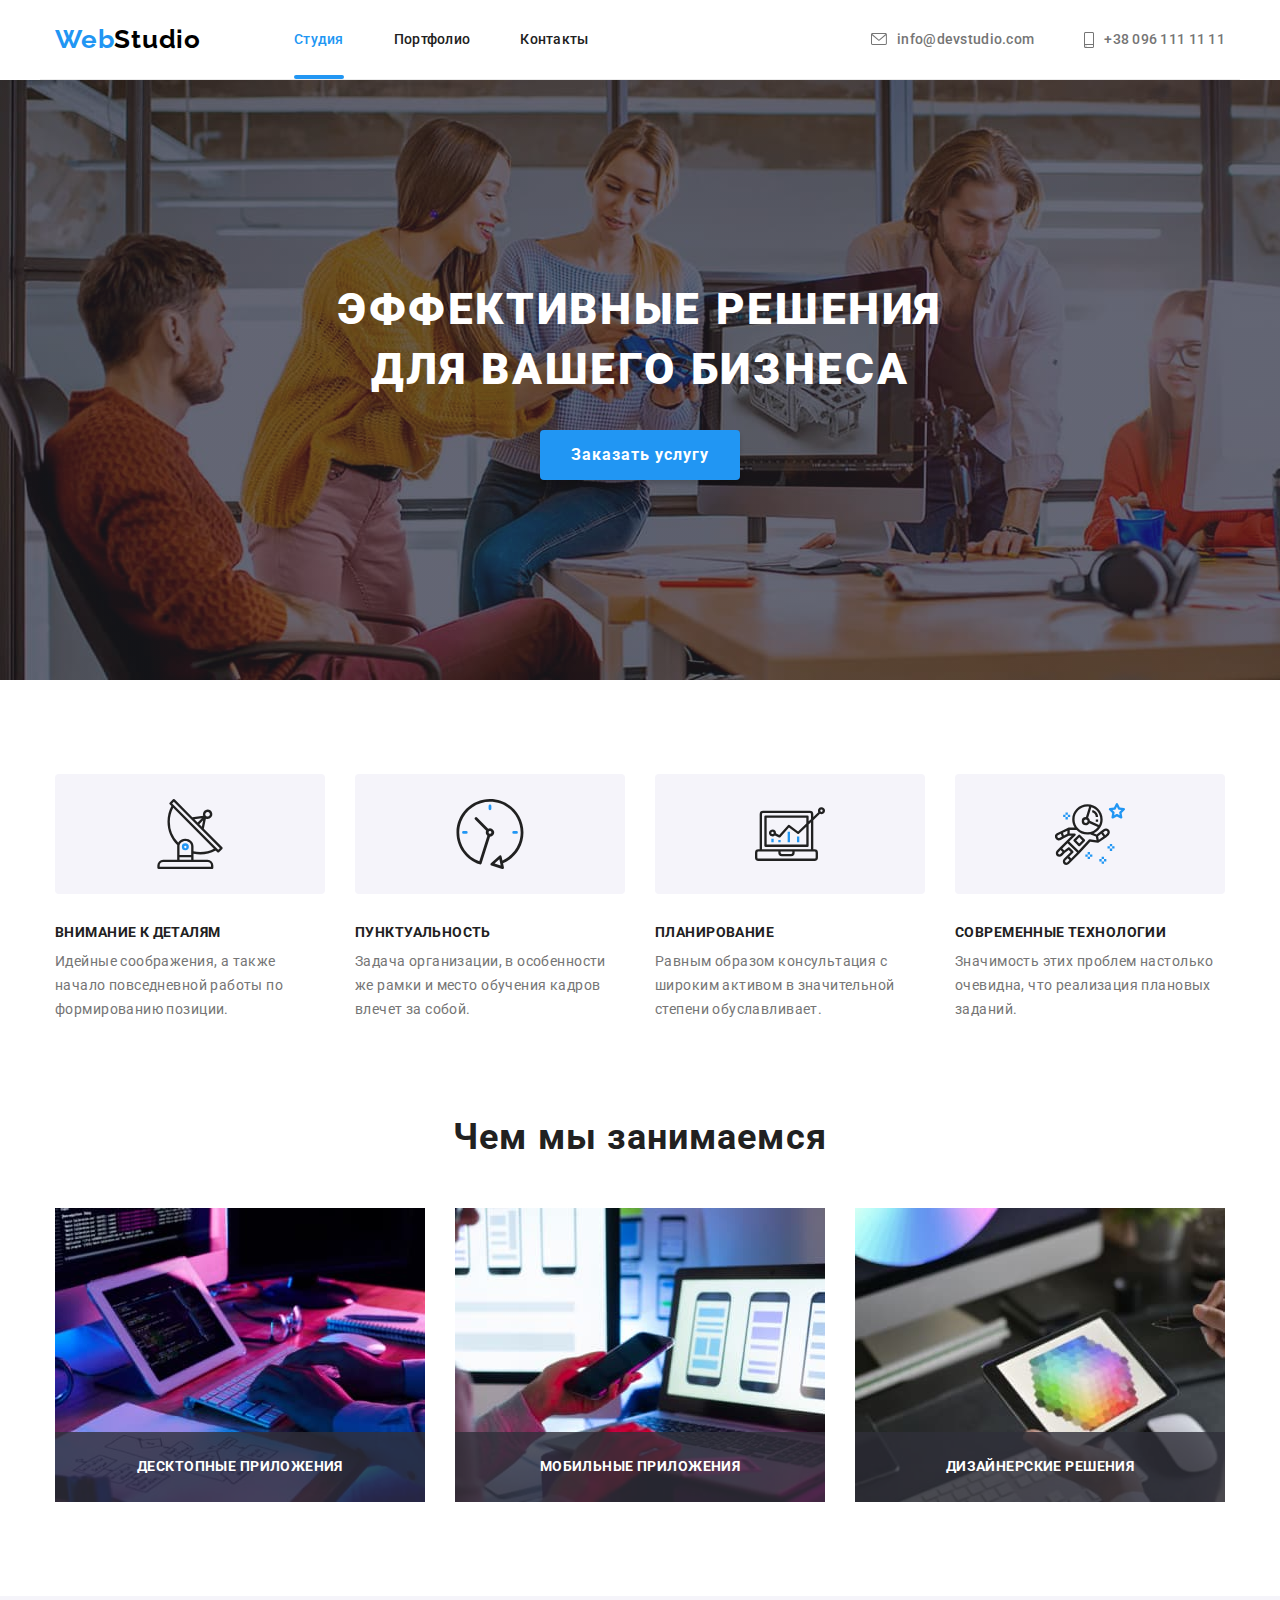
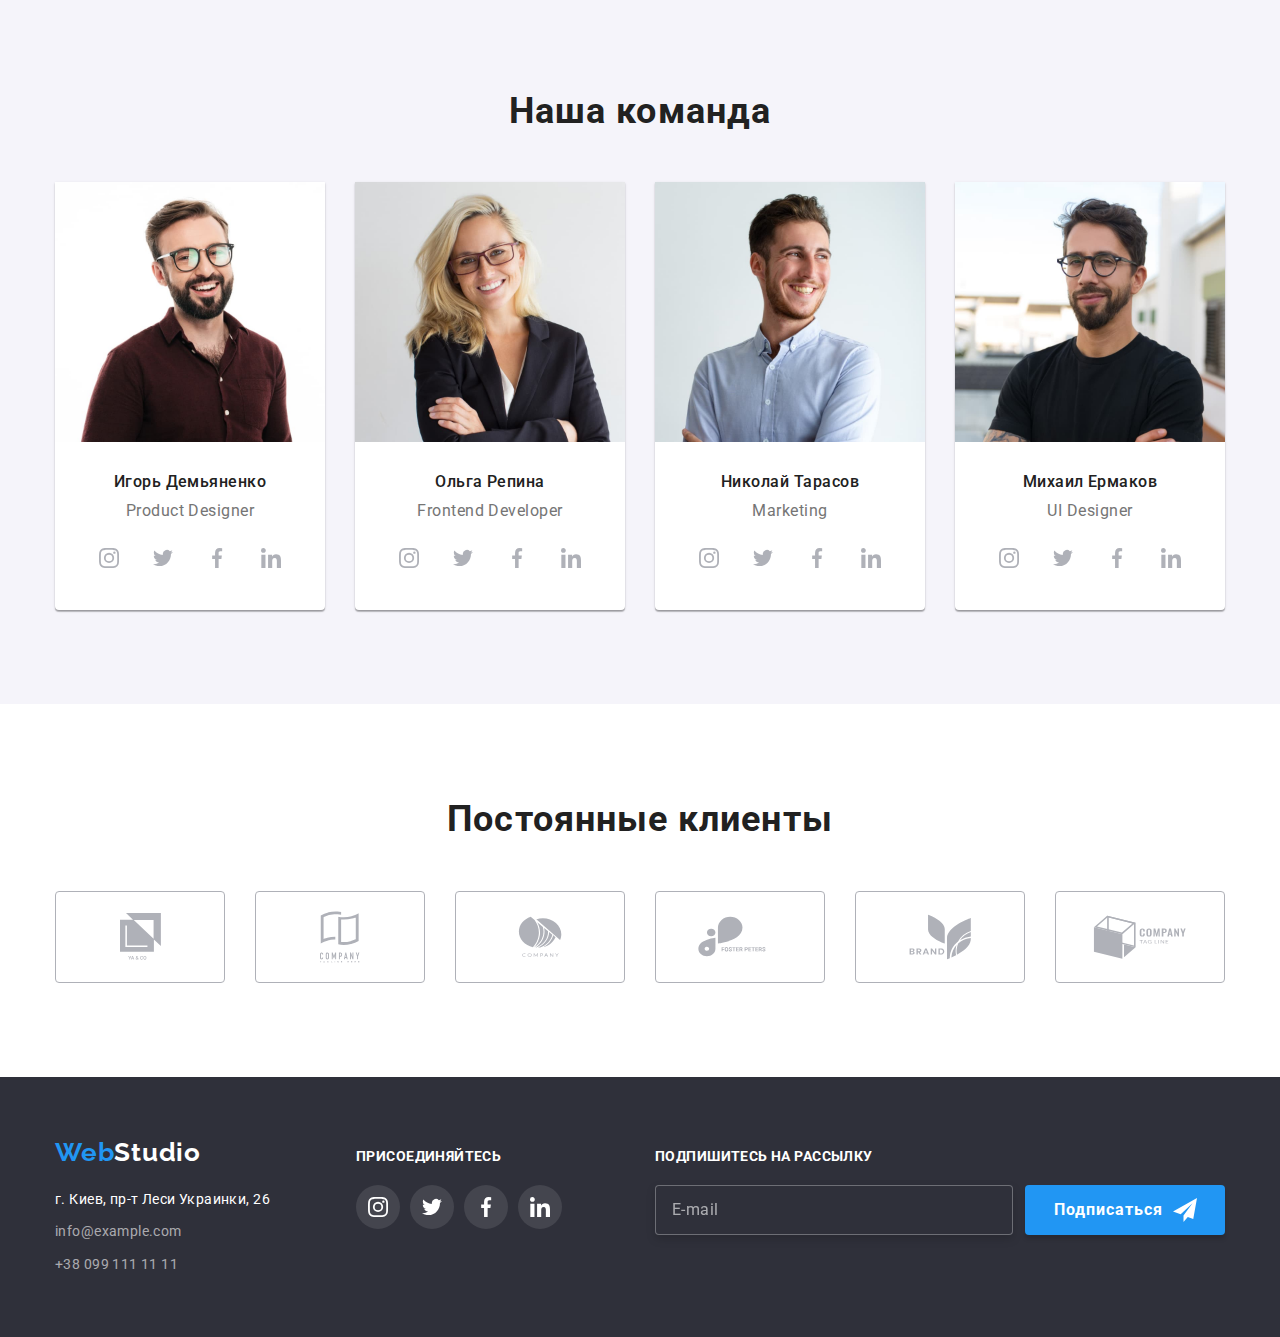
<file: index.html>
<!DOCTYPE html>
<html lang="ru">
    <head>
        <meta charset="UTF-8" />
        <meta http-equiv="X-UA-Compatible" content="IE=edge" />
        <meta name="viewport" content="width=device-width, initial-scale=1.0" />
        <link rel="preconnect" href="https://fonts.googleapis.com" />
        <link rel="preconnect" href="https://fonts.gstatic.com" crossorigin />
        <link
            href="https://fonts.googleapis.com/css2?family=Raleway:wght@700&family=Roboto:wght@400;500;700;900&display=swap"
            rel="stylesheet"
        />
        <link
            rel="stylesheet"
            href="https://cdnjs.cloudflare.com/ajax/libs/modern-normalize/1.1.0/modern-normalize.min.css"
        />

        <link rel="stylesheet" href="./css/style.css" />
        <title>WebStudio</title>
    </head>
    <body>
        <!--header-->
        <header>
            <div class="container header-wrapper">
                <nav class="navbar">
                    <!-- logo in header -->
                    <a href="./index.html" class="logo"
                        >Web<span class="logo-part-in-header">Studio</span></a
                    >

                    <!-- navigation in header-->
                    <ul class="nav-in-header list">
                        <li class="nav-in-header-element">
                            <a href="./index.html" class="current">Студия</a>
                        </li>
                        <li class="nav-in-header-element">
                            <a href="./portfolio.html">Портфолио</a>
                        </li>
                        <li class="nav-in-header-element">
                            <a href="#">Контакты</a>
                        </li>
                    </ul>
                </nav>
                <!-- contacts in header-->
                <ul class="contact-in-header list">
                    <li>
                        <a
                            class="contact-in-header-element"
                            href="mailto:info@devstudio.com"
                        >
                            <svg width="16" height="12" class="icon-contact">
                                <use href="./images/sprite.svg#envelope"></use>
                            </svg>
                            info@devstudio.com
                        </a>
                    </li>
                    <li>
                        <a
                            class="contact-in-header-element"
                            href="tel:+380961111111"
                        >
                            <svg width="10" height="16" class="icon-contact">
                                <use
                                    href="./images/sprite.svg#smartphone"
                                ></use>
                            </svg>
                            +38 096 111 11 11
                        </a>
                    </li>
                </ul>
            </div>
        </header>

        <!--main-->
        <main>
            <!-- block Hero -->
            <section class="homepage-hero-block">
                <h1 class="homepage-main-title">
                    Эффективные решения <br />
                    для вашего бизнеса
                </h1>
                <button
                    type="button"
                    class="homepage-button-order"
                    data-modal-open
                >
                    Заказать услугу
                </button>
            </section>

            <!-- block Advantages -->
            <section class="homepage-advantages-block container-position">
                <div class="container">
                    <h2 class="visualy-hidden">Преимущества</h2>
                    <ul class="homepage-advantages-list list">
                        <li class="homepage-advantages-list-item">
                            <div class="block-icon-advantages">
                                <svg
                                    width="70"
                                    height="70"
                                    class="icon-advantages"
                                >
                                    <use
                                        href="./images/sprite.svg#antenna"
                                    ></use>
                                </svg>
                            </div>
                            <h3 class="homepage-advantages-element-title">
                                Внимание к деталям
                            </h3>
                            <p class="homepage-advantages-element-text">
                                Идейные соображения, а также начало повседневной
                                работы по формированию позиции.
                            </p>
                        </li>
                        <li class="homepage-advantages-list-item">
                            <div class="block-icon-advantages">
                                <svg
                                    width="70"
                                    height="70"
                                    class="icon-advantages"
                                >
                                    <use href="./images/sprite.svg#clock"></use>
                                </svg>
                            </div>
                            <h3 class="homepage-advantages-element-title">
                                Пунктуальность
                            </h3>
                            <p class="homepage-advantages-element-text">
                                Задача организации, в особенности же рамки и
                                место обучения кадров влечет за собой.
                            </p>
                        </li>
                        <li class="homepage-advantages-list-item">
                            <div class="block-icon-advantages">
                                <svg
                                    width="70"
                                    height="70"
                                    class="icon-advantages"
                                >
                                    <use href="./images/sprite.svg#pc"></use>
                                </svg>
                            </div>
                            <h3 class="homepage-advantages-element-title">
                                Планирование
                            </h3>
                            <p class="homepage-advantages-element-text">
                                Равным образом консультация с широким активом в
                                значительной степени обуславливает.
                            </p>
                        </li>
                        <li class="homepage-advantages-list-item">
                            <div class="block-icon-advantages">
                                <svg
                                    width="70"
                                    height="70"
                                    class="icon-advantages"
                                >
                                    <use
                                        href="./images/sprite.svg#astronaut"
                                    ></use>
                                </svg>
                            </div>
                            <h3 class="homepage-advantages-element-title">
                                Современные технологии
                            </h3>
                            <p class="homepage-advantages-element-text">
                                Значимость этих проблем настолько очевидна, что
                                реализация плановых заданий.
                            </p>
                        </li>
                    </ul>
                </div>
            </section>

            <!-- block Make -->
            <section class="homepage-make-block">
                <div class="container">
                    <h2 class="homepage-make-title">Чем мы занимаемся</h2>
                    <ul class="homepage-make-list list">
                        <li class="homepage-make-list-item">
                            <img
                                src="images/box1.jpg"
                                alt="работа за компьютером"
                                width="370"
                            />
                            <div class="overlay-block">
                                <h3 class="title">Десктопные приложения</h3>
                            </div>
                        </li>
                        <li class="homepage-make-list-item">
                            <img
                                src="images/box2.jpg"
                                alt="мобильный телефон"
                                width="370"
                            />
                            <div class="overlay-block">
                                <h3 class="title">Мобильные приложения</h3>
                            </div>
                        </li>
                        <li class="homepage-make-list-item">
                            <img
                                src="images/box3.jpg"
                                alt="изображение палитры на планшете"
                                width="370"
                            />
                            <div class="overlay-block">
                                <h3 class="title">Дизайнерские решения</h3>
                            </div>
                        </li>
                    </ul>
                </div>
            </section>

            <!-- block OurTeam -->
            <section class="homepage-team-block container-position">
                <div class="container">
                    <h2 class="homepage-team-title">Наша команда</h2>
                    <ul class="homepage-team-list list">
                        <li class="homepage-team-list-item">
                            <img
                                src="images/photo1.jpg"
                                alt="фото сотрудника"
                                width="270"
                            />
                            <div class="block-title-team">
                                <h3 class="homepage-surname-title">
                                    Игорь Демьяненко
                                </h3>
                                <p class="homepage-position">
                                    Product Designer
                                </p>
                            </div>
                            <ul class="block-social-links list">
                                <li>
                                    <a href="#" class="social-link">
                                        <svg
                                            width="20"
                                            height="20"
                                            class="icon-social-link"
                                        >
                                            <use
                                                href="./images/sprite.svg#instagram"
                                            ></use>
                                        </svg>
                                    </a>
                                </li>

                                <li>
                                    <a href="#" class="social-link">
                                        <svg
                                            width="20"
                                            height="20"
                                            class="icon-social-link"
                                        >
                                            <use
                                                href="./images/sprite.svg#twitter"
                                            ></use>
                                        </svg>
                                    </a>
                                </li>
                                <li>
                                    <a href="#" class="social-link">
                                        <svg
                                            width="20"
                                            height="20"
                                            class="icon-social-link"
                                        >
                                            <use
                                                href="./images/sprite.svg#facebook"
                                            ></use>
                                        </svg>
                                    </a>
                                </li>
                                <li>
                                    <a href="#" class="social-link">
                                        <svg
                                            width="20"
                                            height="20"
                                            class="icon-social-link"
                                        >
                                            <use
                                                href="./images/sprite.svg#linkedin"
                                            ></use>
                                        </svg>
                                    </a>
                                </li>
                            </ul>
                        </li>
                        <li class="homepage-team-list-item">
                            <img
                                src="images/photo2.jpg"
                                alt="фото сотрудника"
                                width="270"
                            />
                            <div class="block-title-team">
                                <h3 class="homepage-surname-title">
                                    Ольга Репина
                                </h3>
                                <p class="homepage-position">
                                    Frontend Developer
                                </p>
                            </div>
                            <ul class="block-social-links list">
                                <li>
                                    <a href="#" class="social-link">
                                        <svg
                                            width="20"
                                            height="20"
                                            class="icon-social-link"
                                        >
                                            <use
                                                href="./images/sprite.svg#instagram"
                                            ></use>
                                        </svg>
                                    </a>
                                </li>
                                <li>
                                    <a href="#" class="social-link">
                                        <svg
                                            width="20"
                                            height="20"
                                            class="icon-social-link"
                                        >
                                            <use
                                                href="./images/sprite.svg#twitter"
                                            ></use>
                                        </svg>
                                    </a>
                                </li>
                                <li>
                                    <a href="#" class="social-link">
                                        <svg
                                            width="20"
                                            height="20"
                                            class="icon-social-link"
                                        >
                                            <use
                                                href="./images/sprite.svg#facebook"
                                            ></use>
                                        </svg>
                                    </a>
                                </li>
                                <li>
                                    <a href="#" class="social-link">
                                        <svg
                                            width="20"
                                            height="20"
                                            class="icon-social-link"
                                        >
                                            <use
                                                href="./images/sprite.svg#linkedin"
                                            ></use>
                                        </svg>
                                    </a>
                                </li>
                            </ul>
                        </li>
                        <li class="homepage-team-list-item">
                            <img
                                src="images/photo3.jpg"
                                alt="фото сотрудника"
                                width="270"
                            />
                            <div class="block-title-team">
                                <h3 class="homepage-surname-title">
                                    Николай Тарасов
                                </h3>
                                <p class="homepage-position">Marketing</p>
                            </div>
                            <ul class="block-social-links list">
                                <li>
                                    <a href="#" class="social-link">
                                        <svg
                                            width="20"
                                            height="20"
                                            class="icon-social-link"
                                        >
                                            <use
                                                href="./images/sprite.svg#instagram"
                                            ></use>
                                        </svg>
                                    </a>
                                </li>
                                <li>
                                    <a href="#" class="social-link">
                                        <svg
                                            width="20"
                                            height="20"
                                            class="icon-social-link"
                                        >
                                            <use
                                                href="./images/sprite.svg#twitter"
                                            ></use>
                                        </svg>
                                    </a>
                                </li>
                                <li>
                                    <a href="#" class="social-link">
                                        <svg
                                            width="20"
                                            height="20"
                                            class="icon-social-link"
                                        >
                                            <use
                                                href="./images/sprite.svg#facebook"
                                            ></use>
                                        </svg>
                                    </a>
                                </li>
                                <li>
                                    <a href="#" class="social-link">
                                        <svg
                                            width="20"
                                            height="20"
                                            class="icon-social-link"
                                        >
                                            <use
                                                href="./images/sprite.svg#linkedin"
                                            ></use>
                                        </svg>
                                    </a>
                                </li>
                            </ul>
                        </li>
                        <li class="homepage-team-list-item">
                            <img
                                src="images/photo4.jpg"
                                alt="фото сотрудника"
                                width="270"
                            />
                            <div class="block-title-team">
                                <h3 class="homepage-surname-title">
                                    Михаил Ермаков
                                </h3>
                                <p class="homepage-position">UI Designer</p>
                            </div>
                            <ul class="block-social-links list">
                                <li>
                                    <a href="#" class="social-link">
                                        <svg
                                            width="20"
                                            height="20"
                                            class="icon-social-link"
                                        >
                                            <use
                                                href="./images/sprite.svg#instagram"
                                            ></use>
                                        </svg>
                                    </a>
                                </li>
                                <li>
                                    <a href="#" class="social-link">
                                        <svg
                                            width="20"
                                            height="20"
                                            class="icon-social-link"
                                        >
                                            <use
                                                href="./images/sprite.svg#twitter"
                                            ></use>
                                        </svg>
                                    </a>
                                </li>
                                <li>
                                    <a href="#" class="social-link">
                                        <svg
                                            width="20"
                                            height="20"
                                            class="icon-social-link"
                                        >
                                            <use
                                                href="./images/sprite.svg#facebook"
                                            ></use>
                                        </svg>
                                    </a>
                                </li>
                                <li>
                                    <a href="#" class="social-link">
                                        <svg
                                            width="20"
                                            height="20"
                                            class="icon-social-link"
                                        >
                                            <use
                                                href="./images/sprite.svg#linkedin"
                                            ></use>
                                        </svg>
                                    </a>
                                </li>
                            </ul>
                        </li>
                    </ul>
                </div>
            </section>

            <!-- block Clients -->
            <section class="homepage-clients-block container-position">
                <div class="container">
                    <h2 class="homepage-clients-title">Постоянные клиенты</h2>

                    <ul class="homepage-clients-list list">
                        <li>
                            <a class="link-client" href="#">
                                <svg width="41" height="47" class="icon-client">
                                    <use
                                        href="./images/sprite.svg#client1"
                                    ></use>
                                </svg>
                            </a>
                        </li>

                        <li>
                            <a class="link-client" href="#">
                                <svg width="40" height="52" class="icon-client">
                                    <use
                                        href="./images/sprite.svg#client2"
                                    ></use>
                                </svg>
                            </a>
                        </li>

                        <li>
                            <a class="link-client" href="#">
                                <svg width="44" height="41" class="icon-client">
                                    <use
                                        href="./images/sprite.svg#client3"
                                    ></use>
                                </svg>
                            </a>
                        </li>

                        <li>
                            <a class="link-client" href="#">
                                <svg width="84" height="41" class="icon-client">
                                    <use
                                        href="./images/sprite.svg#client4"
                                    ></use>
                                </svg>
                            </a>
                        </li>

                        <li>
                            <a class="link-client" href="#">
                                <svg width="63" height="46" class="icon-client">
                                    <use
                                        href="./images/sprite.svg#client5"
                                    ></use>
                                </svg>
                            </a>
                        </li>

                        <li>
                            <a class="link-client" href="#">
                                <svg width="94" height="44" class="icon-client">
                                    <use
                                        href="./images/sprite.svg#client6"
                                    ></use>
                                </svg>
                            </a>
                        </li>
                    </ul>
                </div>
            </section>
        </main>

        <!--footer-->
        <footer class="footer">
            <div class="container flex-container">
                <div class="contacts-block-in-footer">
                    <!-- logo in footer -->
                    <a href="index.html" class="logo"
                        >Web<span class="logo-part-in-footer">Studio</span></a
                    >
                    <address class="block-address-in-footer">
                        <ul class="address-list-in-footer list">
                            <li class="address-in-footer-element-text">
                                <a href="#">г. Киев, пр-т Леси Украинки, 26</a>
                            </li>
                            <li class="address-in-footer-element">
                                <a href="mailto:info@example.com"
                                    >info@example.com</a
                                >
                            </li>
                            <li class="address-in-footer-element">
                                <a href="tel:+380991111111"
                                    >+38 099 111 11 11</a
                                >
                            </li>
                        </ul>
                    </address>
                </div>

                <div class="join-block-in-footer">
                    <h2>присоединяйтесь</h2>
                    <ul class="block-social-links list">
                        <li>
                            <a href="#" class="social-link">
                                <svg
                                    width="20"
                                    height="20"
                                    class="icon-social-link"
                                >
                                    <use
                                        href="./images/sprite.svg#instagram"
                                    ></use>
                                </svg>
                            </a>
                        </li>
                        <li>
                            <a href="#" class="social-link">
                                <svg
                                    width="20"
                                    height="20"
                                    class="icon-social-link"
                                >
                                    <use
                                        href="./images/sprite.svg#twitter"
                                    ></use>
                                </svg>
                            </a>
                        </li>
                        <li>
                            <a href="#" class="social-link">
                                <svg
                                    width="20"
                                    height="20"
                                    class="icon-social-link"
                                >
                                    <use
                                        href="./images/sprite.svg#facebook"
                                    ></use>
                                </svg>
                            </a>
                        </li>
                        <li>
                            <a href="#" class="social-link">
                                <svg
                                    width="20"
                                    height="20"
                                    class="icon-social-link"
                                >
                                    <use
                                        href="./images/sprite.svg#linkedin"
                                    ></use>
                                </svg>
                            </a>
                        </li>
                    </ul>
                </div>

                <div class="newsletter-block-in-footer">
                    <h2>Подпишитесь на рассылку</h2>
                    <form class="form-newsletter" name="newsletter">
                        <input
                            class="input-newsletter"
                            type="email"
                            name="email"
                            placeholder="E-mail"
                            maxlength="40"
                        />
                        <button class="btn-newsletter" type="submit">
                            Подписаться<svg
                                width="24"
                                height="24"
                                class="svg-newsletter"
                            >
                                <use href="./images/sprite.svg#send"></use>
                            </svg>
                        </button>
                    </form>
                </div>
            </div>
        </footer>

        <!-- modal Window -->
        <div class="backdrop is-hidden" data-modal>
            <div class="modal-window">
                <button class="btn-close" type="button" data-modal-close>
                    <svg width="11" height="11" class="icon-close">
                        <use href="./images/sprite.svg#close"></use>
                    </svg>
                </button>

                <form class="form">
                    <p>Оставьте свои данные, мы вам перезвоним</p>
                    <div class="inputs-modal-form" role="group">
                        <div class="form-field">
                            <label>
                                <span class="form-label">Имя</span>
                                <div class="form-input-block">
                                    <input
                                        class="form-input"
                                        type="text"
                                        name="name"
                                    />
                                    <svg
                                        class="icon-in-input"
                                        width="18"
                                        height="18"
                                    >
                                        <use
                                            href="./images/sprite.svg#person"
                                        ></use>
                                    </svg>
                                </div>
                            </label>
                        </div>
                        <div class="form-field">
                            <label>
                                <span class="form-label">Телефон</span>
                                <div class="form-input-block">
                                    <input
                                        class="form-input"
                                        type="tel"
                                        name="tel"
                                    />
                                    <svg
                                        class="icon-in-input"
                                        width="18"
                                        height="18"
                                    >
                                        <use
                                            href="./images/sprite.svg#phone"
                                        ></use>
                                    </svg>
                                </div>
                            </label>
                        </div>
                        <div class="form-field">
                            <label>
                                <span class="form-label">Почта</span>
                                <div class="form-input-block">
                                    <input
                                        class="form-input"
                                        type="email"
                                        name="email"
                                    />
                                    <svg
                                        class="icon-in-input"
                                        width="18"
                                        height="18"
                                    >
                                        <use
                                            href="./images/sprite.svg#email"
                                        ></use>
                                    </svg>
                                </div>
                            </label>
                        </div>
                        <div class="txtarea-field">
                            <label>
                                <span class="form-label">Комментарий</span>
                                <textarea
                                    class="txtarea-input"
                                    name="comment"
                                    placeholder="Введите текст"
                                ></textarea>
                            </label>
                        </div>
                    </div>

                    <div class="checkbox-box">
                        <label>
                            <input
                                class="checkbox visualy-hidden"
                                type="checkbox"
                                name="policy"
                            />

                            <span class="icon-checkbox"></span>

                            <span class="label-checkbox"
                                >Соглашаюсь с рассылкой и принимаю
                                <a href="">Условия договора</a></span
                            >
                        </label>
                    </div>

                    <button
                        class="btn-submit-form homepage-button-order"
                        type="submit"
                    >
                        Отправить
                    </button>
                </form>
            </div>
        </div>
        <script src="./js/modal.js"></script>
    </body>
</html>
</file>
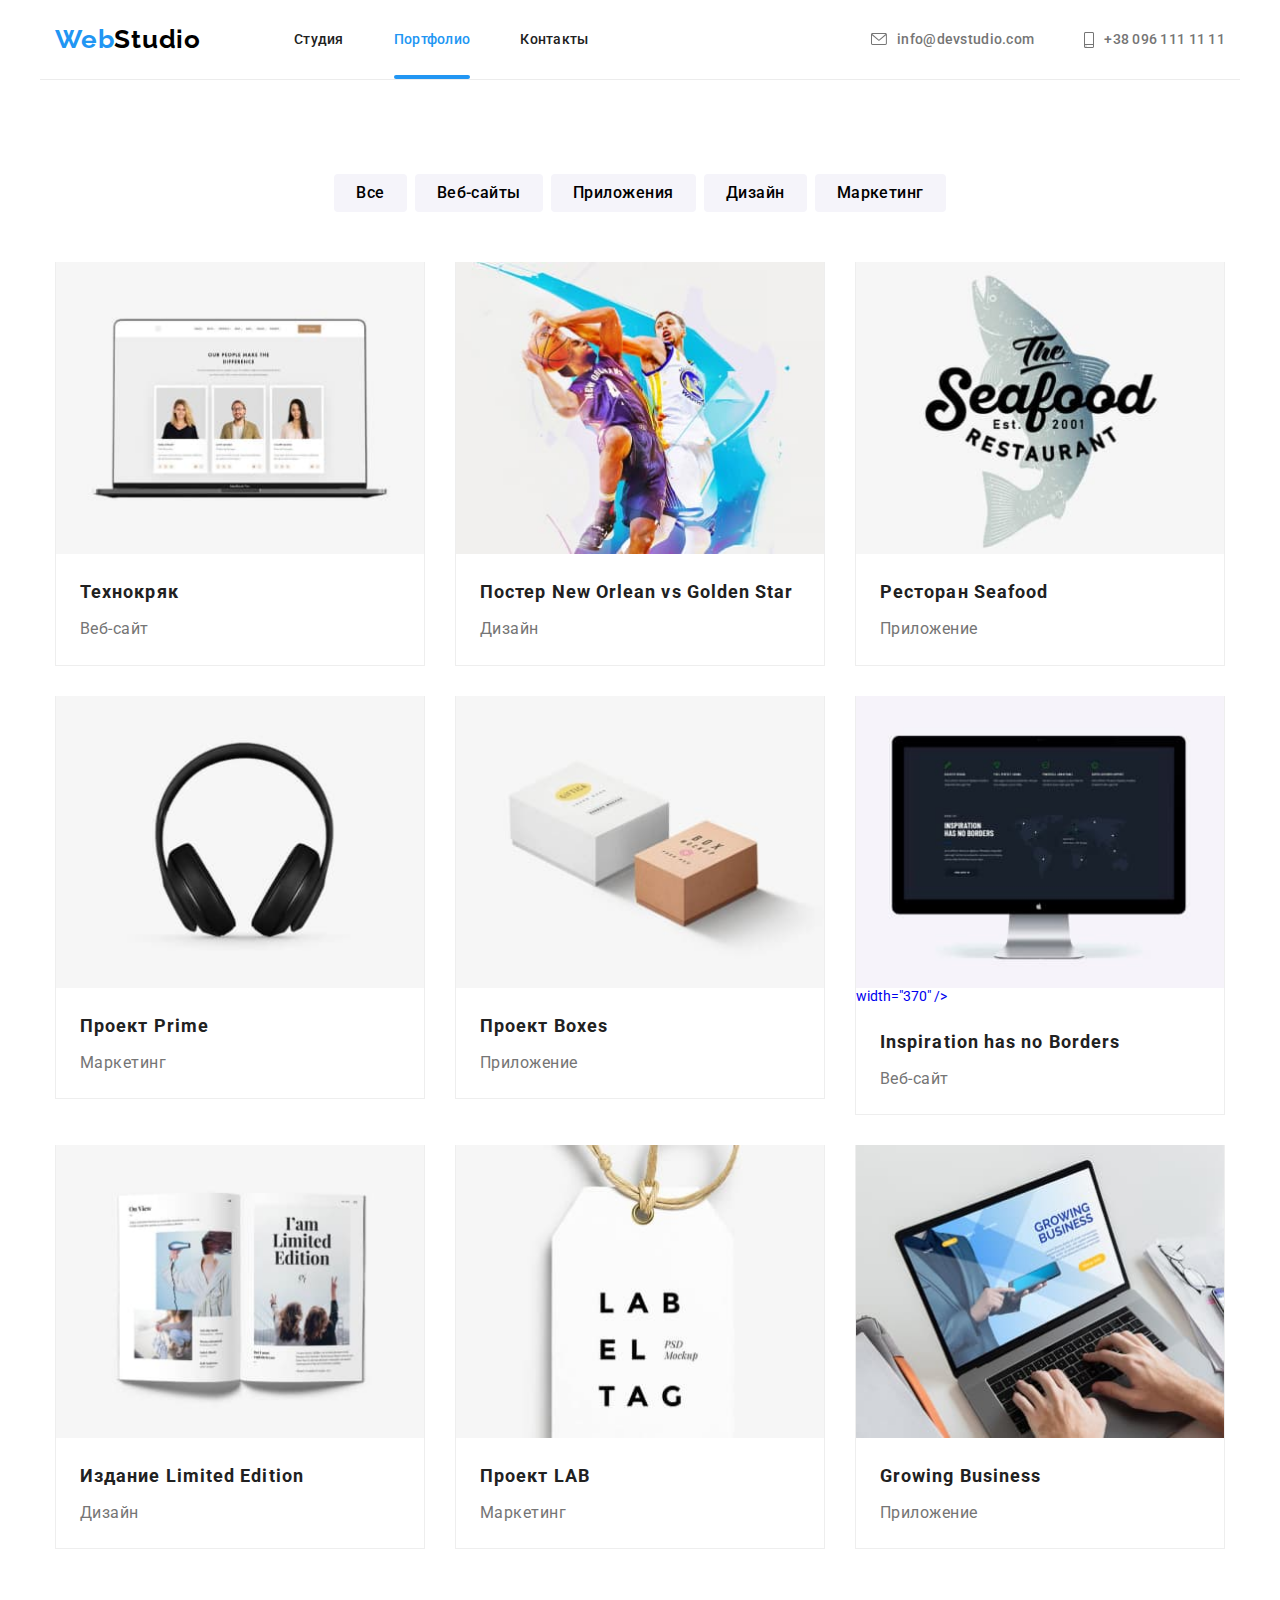
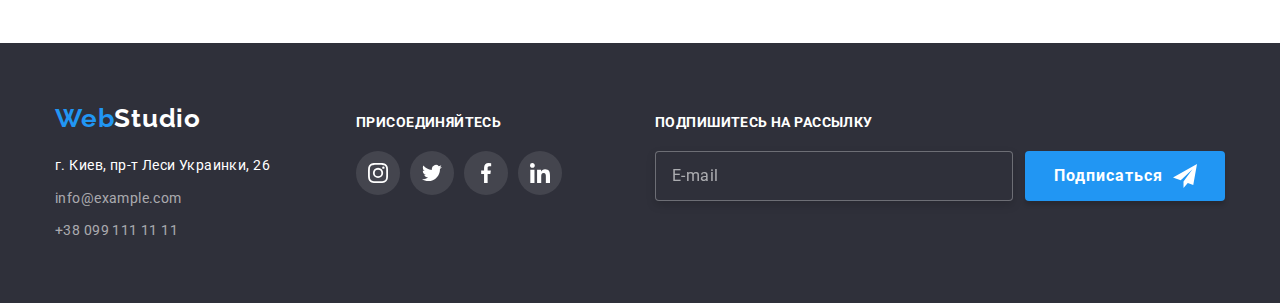
<file: portfolio.html>
<!DOCTYPE html>
<html lang="ru">
    <head>
        <meta charset="UTF-8" />
        <meta http-equiv="X-UA-Compatible" content="IE=edge" />
        <meta name="viewport" content="width=device-width, initial-scale=1.0" />
        <link rel="preconnect" href="https://fonts.googleapis.com" />
        <link rel="preconnect" href="https://fonts.gstatic.com" crossorigin />
        <link
            href="https://fonts.googleapis.com/css2?family=Raleway:wght@700&family=Roboto:wght@400;500;700;900&display=swap"
            rel="stylesheet"
        />
        <link
            rel="stylesheet"
            href="https://cdnjs.cloudflare.com/ajax/libs/modern-normalize/1.1.0/modern-normalize.min.css"
        />
        <link rel="stylesheet" href="./css/style.css" />
        <title>WebStudio</title>
    </head>
    <body>
        <!--header-->
        <header>
            <div class="container header-wrapper">
                <nav class="navbar">
                    <!-- logo in header -->
                    <a href="./index.html" class="logo"
                        >Web<span class="logo-part-in-header">Studio</span></a
                    >

                    <!-- navigation in header-->
                    <ul class="nav-in-header list">
                        <li class="nav-in-header-element">
                            <a href="./index.html">Студия</a>
                        </li>
                        <li class="nav-in-header-element">
                            <a href="./portfolio.html" class="current"
                                >Портфолио</a
                            >
                        </li>
                        <li class="nav-in-header-element">
                            <a href="#">Контакты</a>
                        </li>
                    </ul>
                </nav>
                <!-- contacts in header-->
                <ul class="contact-in-header list">
                    <li>
                        <a
                            class="contact-in-header-element"
                            href="mailto:info@devstudio.com"
                        >
                            <svg width="16" height="12" class="icon-contact">
                                <use href="./images/sprite.svg#envelope"></use>
                            </svg>
                            info@devstudio.com
                        </a>
                    </li>
                    <li>
                        <a
                            class="contact-in-header-element"
                            href="tel:+380961111111"
                        >
                            <svg width="10" height="16" class="icon-contact">
                                <use
                                    href="./images/sprite.svg#smartphone"
                                ></use>
                            </svg>
                            +38 096 111 11 11
                        </a>
                    </li>
                </ul>
            </div>
        </header>

        <!-- main -->
        <main>
            <!-- block Portfolio -->
            <section class="portfolio-section container-position">
                <div class="container">
                    <h1 class="visualy-hidden">Портфолио</h1>
                    <!-- list Filter -->
                    <ul class="list-filter list">
                        <li class="list-filter-element">
                            <button type="button" class="list-filter-button">
                                Все
                            </button>
                        </li>
                        <li class="list-filter-element">
                            <button type="button" class="list-filter-button">
                                Веб-сайты
                            </button>
                        </li>
                        <li class="list-filter-element">
                            <button type="button" class="list-filter-button">
                                Приложения
                            </button>
                        </li>
                        <li class="list-filter-element">
                            <button type="button" class="list-filter-button">
                                Дизайн
                            </button>
                        </li>
                        <li class="list-filter-element">
                            <button type="button" class="list-filter-button">
                                Маркетинг
                            </button>
                        </li>
                    </ul>
                    <!-- list Portfolio -->
                    <ul class="list-portfolio list">
                        <li class="list-portfolio-item">
                            <a class="list-portfolio-block-link" href="#">
                                <div class="overlay-and-img">
                                    <img
                                        src="./images/project1.jpg"
                                        alt="изображение на ПК"
                                        width="370"
                                    />
                                    <div class="overlay-block">
                                        <p class="text">
                                            Технокряк это современная площадка
                                            распространения коронавируса.
                                            Компании используют эту платформу
                                            для цифрового шпионажа и атак на
                                            защищённые сервера конкурентов.
                                        </p>
                                    </div>
                                </div>

                                <div class="block-title-portfolio">
                                    <h2 class="project-name">Технокряк</h2>
                                    <p class="project-discription">Веб-сайт</p>
                                </div>
                            </a>
                        </li>
                        <li class="list-portfolio-item">
                            <a class="list-portfolio-block-link" href="#">
                                <div class="overlay-and-img">
                                    <img
                                        src="./images/project2.jpg"
                                        alt="игра в баскетбол"
                                        width="370"
                                    />
                                    <div class="overlay-block">
                                        <p class="text">
                                            Технокряк это современная площадка
                                            распространения коронавируса.
                                            Компании используют эту платформу
                                            для цифрового шпионажа и атак на
                                            защищённые сервера конкурентов.
                                        </p>
                                    </div>
                                </div>

                                <div class="block-title-portfolio">
                                    <h2 class="project-name">
                                        Постер New Orlean vs Golden Star
                                    </h2>
                                    <p class="project-discription">Дизайн</p>
                                </div>
                            </a>
                        </li>
                        <li class="list-portfolio-item">
                            <a class="list-portfolio-block-link" href="#">
                                <div class="overlay-and-img">
                                    <img
                                        src="./images/project3.jpg"
                                        alt="постер ресторана"
                                        width="370"
                                    />
                                    <div class="overlay-block">
                                        <p class="text">
                                            Технокряк это современная площадка
                                            распространения коронавируса.
                                            Компании используют эту платформу
                                            для цифрового шпионажа и атак на
                                            защищённые сервера конкурентов.
                                        </p>
                                    </div>
                                </div>

                                <div class="block-title-portfolio">
                                    <h2 class="project-name">
                                        Ресторан Seafood
                                    </h2>
                                    <p class="project-discription">
                                        Приложение
                                    </p>
                                </div>
                            </a>
                        </li>
                        <li class="list-portfolio-item">
                            <a class="list-portfolio-block-link" href="#">
                                <div class="overlay-and-img">
                                    <img
                                        src="./images/project4.jpg"
                                        alt="наушники"
                                        width="370"
                                    />
                                    <div class="overlay-block">
                                        <p class="text">
                                            Технокряк это современная площадка
                                            распространения коронавируса.
                                            Компании используют эту платформу
                                            для цифрового шпионажа и атак на
                                            защищённые сервера конкурентов.
                                        </p>
                                    </div>
                                </div>

                                <div class="block-title-portfolio">
                                    <h2 class="project-name">Проект Prime</h2>
                                    <p class="project-discription">Маркетинг</p>
                                </div>
                            </a>
                        </li>
                        <li class="list-portfolio-item">
                            <a class="list-portfolio-block-link" href="#">
                                <div class="overlay-and-img">
                                    <img
                                        src="./images/project5.jpg"
                                        alt="2 коробки"
                                        width="370"
                                    />
                                    <div class="overlay-block">
                                        <p class="text">
                                            Технокряк это современная площадка
                                            распространения коронавируса.
                                            Компании используют эту платформу
                                            для цифрового шпионажа и атак на
                                            защищённые сервера конкурентов.
                                        </p>
                                    </div>
                                </div>

                                <div class="block-title-portfolio">
                                    <h2 class="project-name">Проект Boxes</h2>
                                    <p class="project-discription">
                                        Приложение
                                    </p>
                                </div>
                            </a>
                        </li>
                        <li class="list-portfolio-item">
                            <a class="list-portfolio-block-link" href="#">
                                <div class="overlay-and-img">
                                    <img
                                        src="./images/project6.jpg"
                                        alt="монитр"
                                        width="370"
                                    />
                                    width="370" />
                                    <div class="overlay-block">
                                        <p class="text">
                                            Технокряк это современная площадка
                                            распространения коронавируса.
                                            Компании используют эту платформу
                                            для цифрового шпионажа и атак на
                                            защищённые сервера конкурентов.
                                        </p>
                                    </div>
                                </div>

                                <div class="block-title-portfolio">
                                    <h2 class="project-name">
                                        Inspiration has no Borders
                                    </h2>
                                    <p class="project-discription">Веб-сайт</p>
                                </div>
                            </a>
                        </li>
                        <li class="list-portfolio-item">
                            <a class="list-portfolio-block-link" href="#">
                                <div class="overlay-and-img">
                                    <img
                                        src="./images/project7.jpg"
                                        alt="книга"
                                        width="370"
                                    />
                                    <div class="overlay-block">
                                        <p class="text">
                                            Технокряк это современная площадка
                                            распространения коронавируса.
                                            Компании используют эту платформу
                                            для цифрового шпионажа и атак на
                                            защищённые сервера конкурентов.
                                        </p>
                                    </div>
                                </div>

                                <div class="block-title-portfolio">
                                    <h2 class="project-name">
                                        Издание Limited Edition
                                    </h2>
                                    <p class="project-discription">Дизайн</p>
                                </div>
                            </a>
                        </li>
                        <li class="list-portfolio-item">
                            <a class="list-portfolio-block-link" href="#">
                                <div class="overlay-and-img">
                                    <img
                                        src="./images/project8.jpg"
                                        alt="бирка"
                                        width="370"
                                    />
                                    <div class="overlay-block">
                                        <p class="text">
                                            Технокряк это современная площадка
                                            распространения коронавируса.
                                            Компании используют эту платформу
                                            для цифрового шпионажа и атак на
                                            защищённые сервера конкурентов.
                                        </p>
                                    </div>
                                </div>

                                <div class="block-title-portfolio">
                                    <h2 class="project-name">Проект LAB</h2>
                                    <p class="project-discription">Маркетинг</p>
                                </div>
                            </a>
                        </li>
                        <li class="list-portfolio-item">
                            <a class="list-portfolio-block-link" href="#">
                                <div class="overlay-and-img">
                                    <img
                                        src="./images/project9.jpg"
                                        alt="ноутбук"
                                        width="370"
                                    />
                                    <div class="overlay-block">
                                        <p class="text">
                                            Технокряк это современная площадка
                                            распространения коронавируса.
                                            Компании используют эту платформу
                                            для цифрового шпионажа и атак на
                                            защищённые сервера конкурентов.
                                        </p>
                                    </div>
                                </div>

                                <div class="block-title-portfolio">
                                    <h2 class="project-name">
                                        Growing Business
                                    </h2>
                                    <p class="project-discription">
                                        Приложение
                                    </p>
                                </div>
                            </a>
                        </li>
                    </ul>
                </div>
            </section>
        </main>

        <!--footer-->
        <footer class="footer">
            <div class="container flex-container">
                <div class="contacts-block-in-footer">
                    <!-- logo in footer -->
                    <a href="index.html" class="logo"
                        >Web<span class="logo-part-in-footer">Studio</span></a
                    >
                    <address class="block-address-in-footer">
                        <ul class="address-list-in-footer list">
                            <li class="address-in-footer-element-text">
                                <a href="#">г. Киев, пр-т Леси Украинки, 26</a>
                            </li>
                            <li class="address-in-footer-element">
                                <a href="mailto:info@example.com"
                                    >info@example.com</a
                                >
                            </li>
                            <li class="address-in-footer-element">
                                <a href="tel:+380991111111"
                                    >+38 099 111 11 11</a
                                >
                            </li>
                        </ul>
                    </address>
                </div>

                <div class="join-block-in-footer">
                    <h2>присоединяйтесь</h2>
                    <div class="block-social-links">
                        <a href="#" class="social-link">
                            <svg
                                width="20"
                                height="20"
                                class="icon-social-link"
                            >
                                <use href="./images/sprite.svg#instagram"></use>
                            </svg>
                        </a>
                        <a href="#" class="social-link">
                            <svg
                                width="20"
                                height="20"
                                class="icon-social-link"
                            >
                                <use href="./images/sprite.svg#twitter"></use>
                            </svg>
                        </a>
                        <a href="#" class="social-link">
                            <svg
                                width="20"
                                height="20"
                                class="icon-social-link"
                            >
                                <use href="./images/sprite.svg#facebook"></use>
                            </svg>
                        </a>
                        <a href="#" class="social-link">
                            <svg
                                width="20"
                                height="20"
                                class="icon-social-link"
                            >
                                <use href="./images/sprite.svg#linkedin"></use>
                            </svg>
                        </a>
                    </div>
                </div>
                <div class="newsletter-block-in-footer">
                    <h2>Подпишитесь на рассылку</h2>
                    <form class="form-newsletter" name="newsletter">
                        <input
                            class="input-newsletter"
                            type="email"
                            name="email"
                            placeholder="E-mail"
                            maxlength="40"
                        />
                        <button class="btn-newsletter" type="submit">
                            Подписаться<svg
                                width="24"
                                height="24"
                                class="svg-newsletter"
                            >
                                <use href="./images/sprite.svg#send"></use>
                            </svg>
                        </button>
                    </form>
                </div>
            </div>
        </footer>
    </body>
</html>
</file>
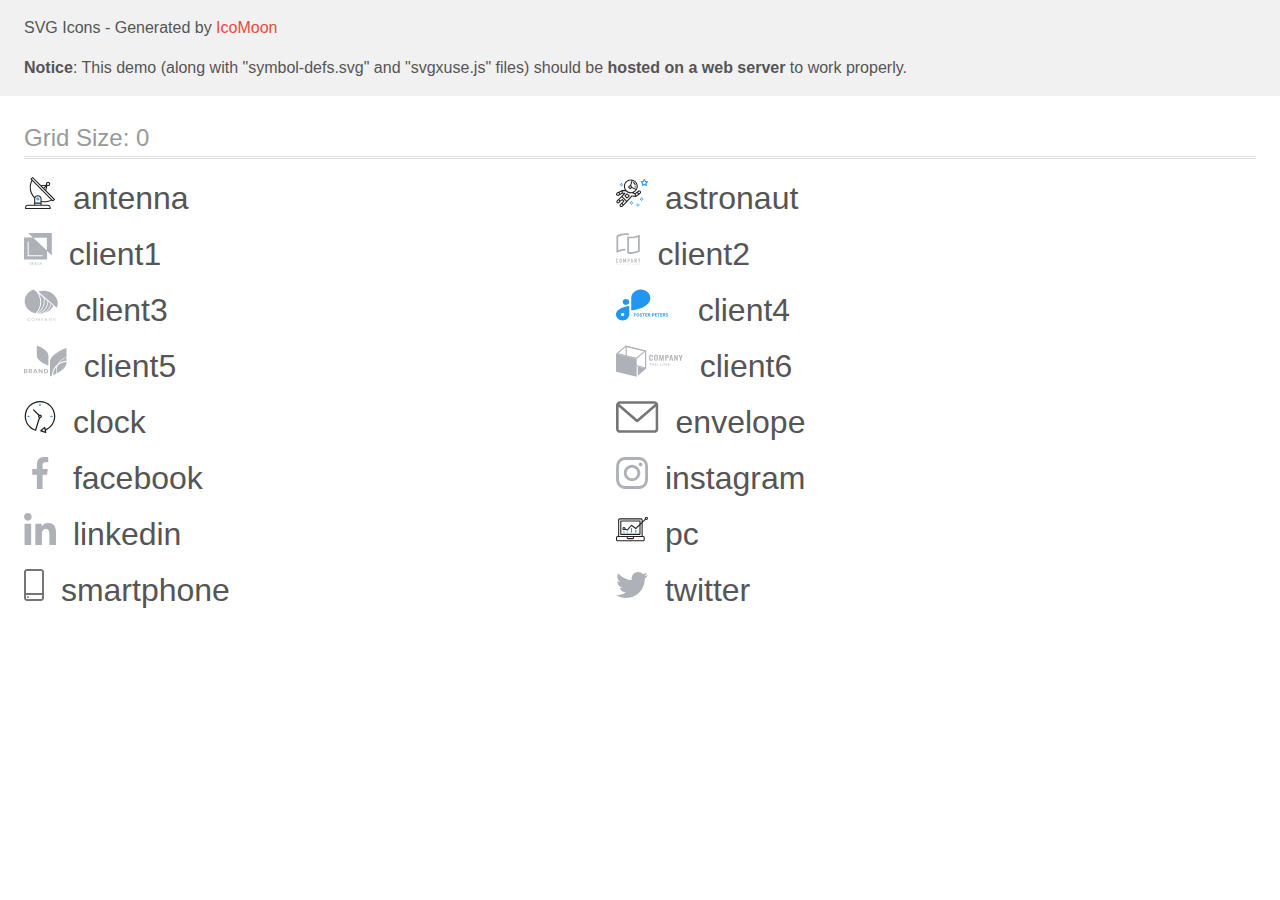
<file: images/svg/icomoon/demo-external-svg.html>
<!doctype html>
<html>
<head>
    <title>IcoMoon - SVG Icons</title>
    <meta charset="utf-8">
    <meta name="viewport" content="width=device-width, initial-scale=1">
    <link rel="stylesheet" href="demo-files/demo.css">
    <link rel="stylesheet" href="style.css">
</head>
<body>
<header class="bgc1 clearfix">
<div class="mhl">
    <p>SVG Icons - Generated by <a href="https://icomoon.io/app">IcoMoon</a></p><p><strong>Notice</strong>: This demo (along with "symbol-defs.svg" and "svgxuse.js" files) should be <b>hosted on a web server</b> to work properly.</p>
</div>
</header>
    <div class="clearfix mhl ptl">
        <h1 class="mvm mtn fgc1">Grid Size: 0</h1>
        <div class="glyph fs1">
            <div class="clearfix pbs">
                <svg class="icon antenna"><use xlink:href="symbol-defs.svg#antenna"></use></svg><span class="name"> antenna</span>
            </div>
        </div>
        <div class="glyph fs1">
            <div class="clearfix pbs">
                <svg class="icon astronaut"><use xlink:href="symbol-defs.svg#astronaut"></use></svg><span class="name"> astronaut</span>
            </div>
        </div>
        <div class="glyph fs1">
            <div class="clearfix pbs">
                <svg class="icon client1"><use xlink:href="symbol-defs.svg#client1"></use></svg><span class="name"> client1</span>
            </div>
        </div>
        <div class="glyph fs1">
            <div class="clearfix pbs">
                <svg class="icon client2"><use xlink:href="symbol-defs.svg#client2"></use></svg><span class="name"> client2</span>
            </div>
        </div>
        <div class="glyph fs1">
            <div class="clearfix pbs">
                <svg class="icon client3"><use xlink:href="symbol-defs.svg#client3"></use></svg><span class="name"> client3</span>
            </div>
        </div>
        <div class="glyph fs1">
            <div class="clearfix pbs">
                <svg class="icon client4"><use xlink:href="symbol-defs.svg#client4"></use></svg><span class="name"> client4</span>
            </div>
        </div>
        <div class="glyph fs1">
            <div class="clearfix pbs">
                <svg class="icon client5"><use xlink:href="symbol-defs.svg#client5"></use></svg><span class="name"> client5</span>
            </div>
        </div>
        <div class="glyph fs1">
            <div class="clearfix pbs">
                <svg class="icon client6"><use xlink:href="symbol-defs.svg#client6"></use></svg><span class="name"> client6</span>
            </div>
        </div>
        <div class="glyph fs1">
            <div class="clearfix pbs">
                <svg class="icon clock"><use xlink:href="symbol-defs.svg#clock"></use></svg><span class="name"> clock</span>
            </div>
        </div>
        <div class="glyph fs1">
            <div class="clearfix pbs">
                <svg class="icon envelope"><use xlink:href="symbol-defs.svg#envelope"></use></svg><span class="name"> envelope</span>
            </div>
        </div>
        <div class="glyph fs1">
            <div class="clearfix pbs">
                <svg class="icon facebook"><use xlink:href="symbol-defs.svg#facebook"></use></svg><span class="name"> facebook</span>
            </div>
        </div>
        <div class="glyph fs1">
            <div class="clearfix pbs">
                <svg class="icon instagram"><use xlink:href="symbol-defs.svg#instagram"></use></svg><span class="name"> instagram</span>
            </div>
        </div>
        <div class="glyph fs1">
            <div class="clearfix pbs">
                <svg class="icon linkedin"><use xlink:href="symbol-defs.svg#linkedin"></use></svg><span class="name"> linkedin</span>
            </div>
        </div>
        <div class="glyph fs1">
            <div class="clearfix pbs">
                <svg class="icon pc"><use xlink:href="symbol-defs.svg#pc"></use></svg><span class="name"> pc</span>
            </div>
        </div>
        <div class="glyph fs1">
            <div class="clearfix pbs">
                <svg class="icon smartphone"><use xlink:href="symbol-defs.svg#smartphone"></use></svg><span class="name"> smartphone</span>
            </div>
        </div>
        <div class="glyph fs1">
            <div class="clearfix pbs">
                <svg class="icon twitter"><use xlink:href="symbol-defs.svg#twitter"></use></svg><span class="name"> twitter</span>
            </div>
        </div>
  </div>
<script defer src="svgxuse.js"></script>
</body>
</html>
</file>
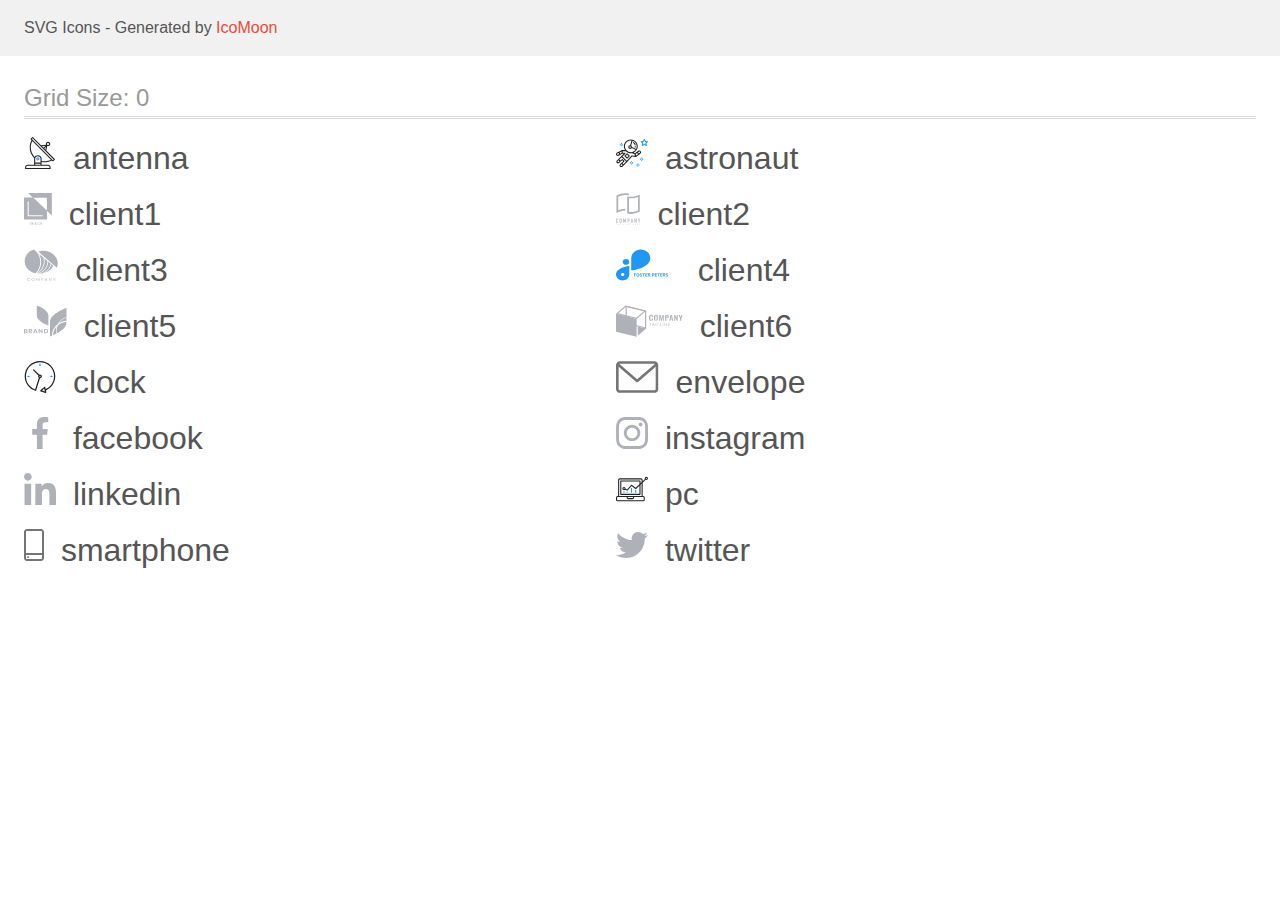
<file: images/svg/icomoon/demo.html>
<!doctype html>
<html>
<head>
    <title>IcoMoon - SVG Icons</title>
    <meta charset="utf-8">
    <meta name="viewport" content="width=device-width, initial-scale=1">
    <link rel="stylesheet" href="demo-files/demo.css">
    <link rel="stylesheet" href="style.css">
</head>
<body>
<svg aria-hidden="true" style="position: absolute; width: 0; height: 0; overflow: hidden;" version="1.1" xmlns="http://www.w3.org/2000/svg" xmlns:xlink="http://www.w3.org/1999/xlink">
<defs>
<symbol id="antenna" viewBox="0 0 32 32">
<path fill="#212121" style="fill: var(--color1, #212121)" d="M30.773 22.098l-8.443-8.505 0.937-4.616c0.225 0.090 0.485 0.144 0.758 0.146h0.007c0.008 0 0.017 0 0.026 0 1.192 0 2.159-0.967 2.159-2.159s-0.967-2.159-2.159-2.159c-1.192 0-2.159 0.967-2.159 2.159 0 0.259 0.046 0.508 0.13 0.739l-0.005-0.015-4.96 0.606-8.091-8.133c-0.096-0.098-0.229-0.159-0.376-0.16h-0c-0.146 0.001-0.278 0.060-0.373 0.155l0-0-1.512 1.504c-0.096 0.097-0.156 0.23-0.156 0.377s0.060 0.281 0.156 0.377v0l0.814 0.825c-1.143 2.062-1.816 4.522-1.816 7.139 0 4.106 1.656 7.824 4.336 10.525l-0.001-0.001c0.043 0.041 0.092 0.074 0.146 0.097-0.032 0.164-0.051 0.353-0.052 0.546v6.188h-6.4c-1.472 0.001-2.666 1.194-2.667 2.666v1.067c0 0.295 0.239 0.534 0.534 0.534h24.534c0.294 0 0.533-0.239 0.533-0.534v-1.067c-0.002-1.472-1.195-2.665-2.666-2.666h-6.4v-2.742c1.003 0.21 2.024 0.317 3.049 0.32 2.58-0.003 5.005-0.663 7.117-1.822l-0.077 0.039 0.818 0.823c0.099 0.101 0.235 0.159 0.376 0.16 0.14-0.001 0.274-0.057 0.373-0.155l1.512-1.504c0.096-0.097 0.156-0.23 0.156-0.377s-0.060-0.281-0.156-0.377v0zM23.28 6.233c0.193-0.192 0.459-0.31 0.752-0.31 0.589 0 1.067 0.478 1.067 1.066s-0.477 1.066-1.067 1.066c-0 0-0 0-0 0h-0.004c-0.587-0.003-1.061-0.479-1.061-1.066 0-0.295 0.12-0.563 0.314-0.756l0-0h-0.002zM22.024 9.737l-0.598 2.946-1.175-1.183 1.774-1.763zM21.419 8.835l-1.92 1.909-1.486-1.493 3.406-0.416zM24.004 28.8c0.884 0 1.6 0.716 1.6 1.6v0 0.534h-23.466v-0.534c0-0.884 0.716-1.6 1.6-1.6v0h20.267zM16.538 26.666v1.067h-5.334v-1.067h5.334zM11.204 25.6v-4.053c0-1.294 1.196-2.346 2.667-2.346s2.667 1.053 2.667 2.346v4.053h-5.334zM17.604 23.904v-2.357c0-1.882-1.675-3.413-3.733-3.413-0.017-0-0.038-0-0.058-0-1.353 0-2.54 0.707-3.213 1.771l-0.009 0.016c-2.36-2.482-3.812-5.846-3.812-9.55 0-2.314 0.567-4.496 1.569-6.414l-0.036 0.077 18.602 18.709c-1.823 0.947-3.979 1.502-6.266 1.502-1.079 0-2.128-0.124-3.136-0.357l0.093 0.018zM28.893 23.22l-21.057-21.181 0.754-0.752 7.935 7.98c0.004 0 0.006 0.007 0.010 0.010l13.114 13.191-0.757 0.752z"></path>
<path fill="#2196f3" style="fill: var(--color2, #2196f3)" d="M13.876 20.267h-0.005c-0.001 0-0.002 0-0.002 0-0.884 0-1.6 0.716-1.6 1.6s0.715 1.599 1.597 1.6h0.005c0.001 0 0.001 0 0.002 0 0.884 0 1.6-0.716 1.6-1.6s-0.715-1.599-1.598-1.6h-0zM14.249 22.245c-0.096 0.096-0.229 0.155-0.376 0.155-0.295 0-0.534-0.239-0.534-0.534s0.238-0.533 0.532-0.533h0c0.293 0.001 0.531 0.239 0.531 0.533 0 0.148-0.060 0.282-0.157 0.378l-0 0h0.005z"></path>
</symbol>
<symbol id="astronaut" viewBox="0 0 32 32">
<path fill="#2196f3" style="fill: var(--color2, #2196f3)" d="M31.974 4.524c-0.064-0.191-0.227-0.332-0.427-0.362l-0.003-0-1.911-0.278-0.855-1.731c-0.179-0.365-0.777-0.365-0.956 0l-0.855 1.731-1.911 0.278c-0.26 0.039-0.457 0.26-0.457 0.528 0 0.15 0.062 0.285 0.161 0.382l1.383 1.348-0.326 1.903c-0.034 0.2 0.048 0.402 0.212 0.522 0.166 0.12 0.383 0.135 0.562 0.040l1.709-0.899 1.709 0.899c0.072 0.038 0.157 0.061 0.247 0.061 0.295 0 0.534-0.239 0.534-0.534 0-0.031-0.003-0.062-0.008-0.092l0 0.003-0.326-1.903 1.383-1.348c0.099-0.097 0.161-0.233 0.161-0.382 0-0.059-0.009-0.115-0.027-0.168l0.001 0.004zM29.511 5.851c-0.126 0.122-0.183 0.299-0.153 0.472l0.191 1.114-1-0.526c-0.072-0.039-0.158-0.062-0.249-0.062s-0.177 0.023-0.252 0.063l0.003-0.001-1 0.526 0.191-1.114c0.005-0.027 0.008-0.059 0.008-0.091 0-0.149-0.061-0.285-0.16-0.381l-0-0-0.811-0.79 1.119-0.162c0.174-0.025 0.324-0.134 0.402-0.292l0.5-1.013 0.5 1.013c0.078 0.158 0.228 0.267 0.402 0.292l1.119 0.162-0.809 0.79zM26.134 20.522h-1.067v1.067h1.067v-1.067zM26.134 22.656h-1.067v1.066h1.067v-1.066zM27.2 21.589h-1.067v1.067h1.067v-1.067zM25.067 21.589h-1.067v1.067h1.067v-1.067zM22.4 26.389h-1.067v1.067h1.067v-1.067zM22.4 28.523h-1.067v1.067h1.067v-1.067zM23.467 27.456h-1.067v1.067h1.067v-1.067zM21.334 27.456h-1.067v1.067h1.067v-1.067zM16 24.256h-1.066v1.067h1.066v-1.067zM16 26.389h-1.066v1.067h1.066v-1.067zM17.067 25.322h-1.067v1.067h1.067v-1.067zM14.934 25.322h-1.067v1.067h1.067v-1.067zM5.867 6.122h-1.066v1.066h1.066v-1.066zM5.867 8.256h-1.066v1.066h1.066v-1.066zM6.933 7.189h-1.067v1.067h1.066v-1.067zM4.8 7.189h-1.067v1.067h1.067v-1.067z"></path>
<path fill="#212121" style="fill: var(--color1, #212121)" d="M24.715 14.16c-0.28-0.376-0.698-0.636-1.179-0.703l-0.009-0.001c-0.076-0.012-0.164-0.018-0.254-0.018-0.411 0-0.789 0.139-1.090 0.373l0.004-0.003-1.253 0.96-1.898 1.417-1.358-0.541c2.421-1.086 4.113-3.508 4.113-6.32 0-3.823-3.122-6.934-6.961-6.934s-6.961 3.11-6.961 6.934c0 1.386 0.415 2.674 1.12 3.759l-2.768-0.024c-0.009 0-0.016 0.005-0.023 0.005-0.057 0.003-0.11 0.014-0.159 0.033l0.004-0.001c-0.013 0.005-0.026 0.007-0.038 0.013-0.006 0.003-0.013 0.003-0.019 0.006l-3.233 1.596c-0 0-0.001 0-0.001 0.001l-1.893 0.91c-0.024 0.011-0.045 0.023-0.065 0.036l0.001-0.001c-0.482 0.324-0.795 0.867-0.795 1.483 0 0.297 0.073 0.577 0.201 0.823l-0.005-0.010c0.22 0.424 0.592 0.742 1.043 0.885l0.013 0.003c0.161 0.053 0.345 0.083 0.537 0.083 0.308 0 0.598-0.078 0.851-0.216l-0.009 0.005 1.388-0.738 2.264-1.169 1.357-0.008-5.442 5.415c0 0.001-0.001 0.001-0.001 0.001l-1.339 1.333c-0.303 0.299-0.491 0.714-0.491 1.173 0 0.002 0 0.003 0 0.005v-0c0.002 0.919 0.748 1.664 1.667 1.664 0.001 0 0.002 0 0.002 0h-0c0.428 0 0.854-0.162 1.18-0.485l1.314-1.309 1.741-1.3 0.901 0.897-3.102 3.088c-0.303 0.299-0.491 0.714-0.491 1.173 0 0.001 0 0.003 0 0.004v-0c0 0.445 0.174 0.864 0.49 1.179 0.302 0.3 0.717 0.485 1.176 0.485 0.001 0 0.002 0 0.003 0h-0c0.427 0 0.855-0.162 1.18-0.485l4.488-4.472c0.007-0.006 0.016-0.009 0.022-0.016l5.166-5.658 3.471 0.494c0.025 0.004 0.050 0.006 0.075 0.006 0.064 0 0.127-0.016 0.187-0.038 0.017-0.006 0.032-0.015 0.049-0.023 0.019-0.010 0.039-0.015 0.058-0.027l3.213-2.133c0.012-0.008 0.018-0.021 0.029-0.030 0.013-0.010 0.029-0.014 0.041-0.026l1.271-1.191c0.348-0.326 0.564-0.787 0.564-1.3 0-0.4-0.132-0.769-0.355-1.066l0.003 0.005zM2.13 17.77c-0.098 0.054-0.215 0.086-0.34 0.086-0.078 0-0.153-0.013-0.224-0.036l0.005 0.001c-0.294-0.093-0.504-0.364-0.504-0.683 0-0.235 0.114-0.444 0.289-0.575l0.002-0.001 1.314-0.632 0.316 0.924 0.133 0.389-0.992 0.527zM5.627 15.942l-1.548 0.8-0.255-0.746-0.184-0.537 2.027-1.001-0.040 1.484zM20.727 9.322c0 0.918-0.219 1.785-0.599 2.56l-4.181-1.899c-0.044-0.575-0.342-1.072-0.782-1.384l-0.006-0.004 1.464-4.861c2.377 0.757 4.104 2.975 4.104 5.588zM8.938 9.322c0-3.235 2.644-5.867 5.894-5.867 0.253 0 0.5 0.022 0.745 0.053l-1.432 4.753c-0.019 0-0.037-0.006-0.057-0.006-0 0-0.001 0-0.001 0-1.032 0-1.869 0.835-1.872 1.867v0c0.003 1.031 0.84 1.867 1.872 1.867 0 0 0 0 0.001 0h-0c0.695 0 1.295-0.383 1.618-0.944l3.863 1.755c-1.075 1.447-2.795 2.39-4.737 2.39-3.25 0-5.894-2.632-5.894-5.867zM14.895 10.122c-0.003 0.442-0.362 0.8-0.805 0.8-0.001 0-0.001 0-0.002 0h0c-0 0-0.001 0-0.001 0-0.443 0-0.802-0.358-0.804-0.8v-0c0-0.441 0.361-0.8 0.806-0.8s0.806 0.359 0.806 0.8zM2.464 25.146c-0.11 0.109-0.261 0.176-0.428 0.176s-0.317-0.067-0.427-0.175l0 0c-0.109-0.108-0.176-0.257-0.176-0.422s0.067-0.314 0.176-0.422l0-0 0.962-0.959 0.852 0.848-0.959 0.954zM5.678 28.88c-0.11 0.109-0.261 0.176-0.428 0.176s-0.317-0.067-0.427-0.175l0 0c-0.109-0.108-0.176-0.257-0.176-0.422s0.067-0.314 0.176-0.422l0-0 0.963-0.959 0.852 0.848-0.96 0.955zM9.16 25.411l-0.001 0.001-1.765 1.76-0.852-0.848 1.765-1.757c0.040-0.040 0.065-0.088 0.090-0.136 0.007-0.014 0.020-0.026 0.026-0.040 0.016-0.041 0.019-0.085 0.026-0.128 0.003-0.025 0.014-0.048 0.014-0.073 0-0.035-0.013-0.070-0.020-0.105-0.006-0.032-0.006-0.064-0.019-0.096-0.025-0.053-0.055-0.098-0.092-0.138l0 0c-0.010-0.012-0.014-0.026-0.025-0.038h-0.001s0-0.001-0.001-0.002l-1.607-1.6c-0.017-0.017-0.039-0.024-0.058-0.038-0.025-0.021-0.054-0.040-0.084-0.056l-0.003-0.001c-0.026-0.012-0.058-0.023-0.090-0.031l-0.003-0.001c-0.030-0.009-0.065-0.017-0.101-0.020l-0.002-0c-0.007-0-0.015-0-0.023-0-0.026 0-0.051 0.002-0.075 0.005l0.003-0c-0.036 0.005-0.069 0.009-0.104 0.021s-0.064 0.027-0.094 0.045c-0.020 0.011-0.043 0.015-0.061 0.029l-1.774 1.324-0.901-0.897 2.399-2.386 4.36 4.289-0.928 0.919zM15.979 18.394c-0.016-0.002-0.030 0.004-0.046 0.003-0.008-0-0.017-0.001-0.027-0.001-0.031 0-0.062 0.003-0.092 0.008l0.003-0c-0.070 0.011-0.132 0.035-0.187 0.070l0.002-0.001c-0.030 0.018-0.057 0.037-0.083 0.061-0.013 0.011-0.028 0.016-0.040 0.029l-4.698 5.146-4.328-4.256 2.833-2.818c0.096-0.097 0.156-0.23 0.156-0.377 0-0.295-0.239-0.534-0.534-0.534-0.001 0-0.001 0-0.002 0h0l-2.219 0.013 0.028-1.607 3.104 0.027c1.264 1.297 3.027 2.101 4.978 2.101 0.001 0 0.002 0 0.003 0h-0c0.438 0 0.864-0.046 1.28-0.122 0.040 0.032 0.080 0.064 0.129 0.085l2.41 0.96 0.152 0.758 0.178 0.886-3.003-0.427zM20.020 18.572l-0.313-1.558 1.446-1.080 0.946 1.257-2.080 1.381zM23.773 15.741l-0.837 0.785-0.931-1.236 0.831-0.637c0.155-0.119 0.351-0.168 0.543-0.143 0.193 0.027 0.364 0.128 0.48 0.284 0.088 0.117 0.141 0.265 0.141 0.426 0 0.206-0.087 0.391-0.226 0.521l-0 0z"></path>
<path fill="#212121" style="fill: var(--color1, #212121)" d="M13.602 18.544l-2.143-2.134c-0.096-0.096-0.229-0.155-0.376-0.155s-0.28 0.059-0.376 0.155l-2.143 2.133c-0.097 0.097-0.156 0.23-0.156 0.378s0.060 0.281 0.156 0.378l-0-0 2.142 2.134c0.096 0.096 0.229 0.156 0.376 0.156s0.28-0.059 0.376-0.156v0l2.143-2.134c0.097-0.097 0.157-0.23 0.157-0.378s-0.060-0.281-0.157-0.378l-0-0zM11.083 20.303l-1.387-1.381 1.386-1.381 1.387 1.381-1.387 1.381zM17.164 5.071l-0.258 1.036c0.071 0.018 1.738 0.452 1.738 2.149h1.067c0-2.017-1.666-2.965-2.547-3.184zM19.711 9.322h-1.067v1.066h1.067v-1.066z"></path>
</symbol>
<symbol id="client1" viewBox="0 0 28 32">
<path fill="#afb1b8" style="fill: var(--color3, #afb1b8)" d="M4.085 0l4.771 4.517-8.857-0.005v21.915h23.149v-8.379l4.766 4.512v-22.559h-23.83zM22.939 17.517l-13.528-12.807h13.528v12.807zM18.739 23.22h-15.076v-14.738h1.066v13.74h14.011v0.997zM7.224 29.345h0.465l-0.811 1.529v0.891h-0.422v-0.891l-0.813-1.529h0.467l0.557 1.147 0.557-1.147zM7.924 31.765l0.196-0.564h0.938l0.197 0.564h0.439l-0.916-2.42h-0.378l-0.914 2.42h0.437zM8.588 29.859l0.351 1.004h-0.701l0.351-1.004zM10.806 30.804c-0.057 0.085-0.091 0.19-0.091 0.303 0 0.001 0 0.003 0 0.004v-0c0 0.204 0.072 0.37 0.214 0.497s0.336 0.19 0.575 0.19c0.239 0 0.445-0.065 0.618-0.195l0.136 0.161h0.468l-0.355-0.421c0.14-0.191 0.209-0.435 0.209-0.733h-0.351c0 0.163-0.034 0.311-0.101 0.444l-0.468-0.552 0.165-0.12c0.1-0.068 0.184-0.152 0.249-0.249l0.002-0.003c0.048-0.079 0.076-0.174 0.076-0.275 0-0.001 0-0.003-0-0.004v0c0-0.003 0-0.006 0-0.009 0-0.149-0.065-0.283-0.169-0.374l-0.001-0c-0.108-0.097-0.251-0.157-0.408-0.157-0.008 0-0.017 0-0.025 0l0.001-0c-0.195 0-0.35 0.056-0.465 0.166s-0.173 0.259-0.173 0.449c0 0.078 0.018 0.157 0.054 0.241 0.038 0.083 0.104 0.184 0.197 0.302-0.179 0.129-0.3 0.24-0.36 0.334zM11.898 31.34c-0.104 0.084-0.237 0.135-0.382 0.136h-0c-0.006 0-0.013 0-0.020 0-0.104 0-0.199-0.040-0.27-0.106l0 0c-0.067-0.066-0.108-0.157-0.108-0.259 0-0.005 0-0.009 0-0.014l-0 0.001c0-0.129 0.067-0.245 0.2-0.346l0.052-0.037 0.528 0.624zM11.464 30.267c-0.114-0.141-0.172-0.257-0.172-0.351 0-0.081 0.024-0.148 0.070-0.201 0.044-0.049 0.107-0.081 0.178-0.081 0.004 0 0.007 0 0.010 0l-0.001-0c0.003-0 0.006-0 0.009-0 0.067 0 0.127 0.026 0.173 0.068l-0-0c0.048 0.045 0.072 0.099 0.072 0.161 0 0.003 0 0.006 0 0.009 0 0.090-0.040 0.171-0.103 0.226l-0 0-0.052 0.041-0.184 0.127zM15.404 31.582c-0.166 0.144-0.387 0.216-0.663 0.216-0.193 0-0.363-0.045-0.511-0.136-0.146-0.092-0.259-0.222-0.339-0.39s-0.121-0.364-0.125-0.587v-0.226l0 0.001c-0-0.010-0-0.020-0-0.030 0-0.208 0.045-0.406 0.122-0.576l0.002-0.006c0.074-0.162 0.193-0.299 0.345-0.396 0.152-0.094 0.327-0.142 0.525-0.142 0.267 0 0.482 0.073 0.645 0.218s0.257 0.35 0.285 0.615h-0.419c-0.020-0.174-0.072-0.299-0.153-0.376s-0.2-0.116-0.357-0.116c-0.182 0-0.323 0.067-0.422 0.201-0.097 0.133-0.147 0.328-0.15 0.587v0.214c0 0.262 0.047 0.462 0.14 0.599s0.232 0.206 0.412 0.206c0.165 0 0.289-0.037 0.372-0.112s0.136-0.197 0.158-0.37h0.419c-0.024 0.257-0.12 0.46-0.286 0.605zM17.875 31.243c0.082-0.18 0.123-0.388 0.123-0.625v-0.134c0-0.007 0-0.016 0-0.024 0-0.216-0.047-0.421-0.131-0.605l0.004 0.009c-0.077-0.171-0.199-0.31-0.35-0.406l-0.004-0.002c-0.152-0.095-0.326-0.143-0.524-0.143s-0.372 0.048-0.525 0.144c-0.152 0.095-0.27 0.233-0.354 0.414-0.079 0.175-0.125 0.38-0.125 0.595 0 0.011 0 0.021 0 0.032l-0-0.002v0.136c0.001 0.232 0.043 0.436 0.126 0.613 0.084 0.178 0.203 0.315 0.356 0.411 0.154 0.095 0.329 0.143 0.525 0.143 0.199 0 0.374-0.048 0.526-0.143 0.152-0.097 0.27-0.234 0.352-0.413zM17.425 29.874c0.102 0.143 0.152 0.349 0.152 0.618v0.126c0 0.272-0.050 0.48-0.151 0.622-0.099 0.142-0.242 0.213-0.429 0.213-0.005 0-0.011 0-0.017 0-0.171 0-0.323-0.086-0.413-0.216l-0.001-0.002c-0.104-0.145-0.155-0.351-0.155-0.617v-0.14c0.002-0.26 0.054-0.462 0.156-0.603 0.091-0.13 0.24-0.215 0.409-0.215 0.006 0 0.012 0 0.018 0l-0.001-0c0.187 0 0.33 0.072 0.431 0.214z"></path>
</symbol>
<symbol id="client2" viewBox="0 0 25 32">
<path fill="#afb1b8" style="fill: var(--color3, #afb1b8)" d="M10.532 1.806c0.142 0 0.294 0.013 0.446 0.026l0.044 0.004 0.045 0.003c0.762 0.055 1.506 0.172 2.134 0.326v-1.762l0.090 0.020c-0.742-0.191-1.51-0.319-2.339-0.378-0.288-0.022-0.595-0.036-0.91-0.044h-0.267c-1.603 0.006-3.157 0.218-4.51 0.582l-0.127 0.028c-1.69 0.433-3.285 1.101-4.665 1.921v17.475l-0.1 0.051c1.412-0.78 2.932-1.39 4.666-1.83l-0.139 0.031c1.262-0.331 2.572-0.541 3.971-0.619h0.052c0.217-0.011 0.433-0.017 0.655-0.018v-1.79l-0.014 0c-1.766 0.023-3.479 0.263-4.967 0.661-0.602 0.156-1.185 0.326-1.731 0.513l-0.623 0.212v-13.626l0.266-0.128-0.104 0.045c1.994-0.964 4.2-1.558 6.576-1.696l-0.001 0c0.010-0.001 0.019-0.001 0.029-0.001s0.020 0 0.028 0.001c0.247-0.012 0.497-0.018 0.741-0.018h0.28c0.129 0.003 0.258 0.006 0.388 0.014h0.084zM13.633 3.607c0.391 0.030 0.796 0.044 1.205 0.044 1.689-0.007 3.324-0.228 4.881-0.639l-0.135 0.030c1.734-0.442 3.252-1.052 4.665-1.831l-0.101 0.051v17.163c-1.379 0.819-2.975 1.487-4.664 1.921l-0.127 0.028c-1.353 0.363-2.908 0.574-4.511 0.581h-0.004c-0.033 0-0.072 0-0.111 0-1.177 0-2.319-0.147-3.409-0.425l0.095 0.021v-17.275c0.265 0.062 0.537 0.118 0.814 0.164 0.455 0.077 0.934 0.133 1.401 0.167zM22.367 3.74l-0.623 0.209c-0.572 0.193-1.151 0.365-1.731 0.518-1.551 0.415-3.332 0.657-5.169 0.663h-0.004c-0.406 0-0.78-0.011-1.141-0.034l-0.497-0.033v14.017l0.426 0.037c0.395 0.035 0.803 0.052 1.214 0.052 1.45-0.006 2.853-0.198 4.189-0.553l-0.116 0.026c1.221-0.31 2.281-0.702 3.285-1.189l-0.102 0.044 0.266-0.128v-13.63z"></path>
<path fill="#afb1b8" style="fill: var(--color3, #afb1b8)" d="M1.684 25.977c-0.167-0.173-0.401-0.281-0.661-0.281-0.011 0-0.023 0-0.034 0.001l0.002-0c-0.004-0-0.009-0-0.014-0-0.139 0-0.272 0.028-0.393 0.078l0.007-0.003c-0.237 0.095-0.42 0.28-0.51 0.512l-0.002 0.006c-0.049 0.123-0.073 0.254-0.071 0.386v2.335c-0.006 0.164 0.026 0.328 0.092 0.479 0.055 0.12 0.135 0.226 0.234 0.313 0.093 0.078 0.202 0.135 0.32 0.166 0.114 0.031 0.231 0.048 0.349 0.048 0.13 0.001 0.258-0.026 0.377-0.081 0.351-0.156 0.591-0.5 0.591-0.901v-0.261h-0.611v0.208c0 0.004 0 0.009 0 0.014 0 0.070-0.013 0.136-0.037 0.198l0.001-0.004c-0.021 0.052-0.051 0.095-0.089 0.132l-0 0c-0.070 0.054-0.159 0.088-0.255 0.089h-0c-0.011 0.001-0.023 0.002-0.036 0.002-0.103 0-0.194-0.050-0.25-0.127l-0.001-0.001c-0.051-0.082-0.082-0.182-0.082-0.289 0-0.008 0-0.016 0.001-0.024l-0 0.001v-2.177c-0.004-0.121 0.022-0.24 0.075-0.349 0.056-0.087 0.153-0.143 0.262-0.143 0.013 0 0.025 0.001 0.038 0.002l-0.001-0c0.003-0 0.007-0 0.012-0 0.107 0 0.201 0.052 0.26 0.131l0.001 0.001c0.063 0.082 0.101 0.187 0.101 0.3 0 0.005-0 0.009-0 0.014v-0.001 0.202h0.604v-0.238c0-0.003 0-0.007 0-0.011 0-0.143-0.027-0.28-0.077-0.405l0.003 0.007c-0.048-0.128-0.117-0.237-0.205-0.329l0 0zM5.31 25.951c-0.186-0.158-0.429-0.255-0.694-0.257h-0c-0.124 0-0.248 0.023-0.364 0.066-0.252 0.090-0.451 0.276-0.557 0.511l-0.002 0.006c-0.062 0.142-0.092 0.297-0.089 0.452v2.239c-0.004 0.158 0.026 0.314 0.089 0.458 0.055 0.121 0.135 0.228 0.236 0.313 0.094 0.086 0.203 0.154 0.322 0.197 0.117 0.043 0.24 0.065 0.364 0.066 0.267-0.001 0.51-0.1 0.695-0.264l-0.001 0.001c0.097-0.087 0.176-0.194 0.23-0.313 0.063-0.144 0.093-0.301 0.089-0.458v-2.239c0-0.006 0-0.013 0-0.020 0-0.156-0.033-0.305-0.092-0.439l0.003 0.007c-0.057-0.128-0.135-0.237-0.23-0.327l-0-0zM5.025 28.969c0.001 0.010 0.002 0.023 0.002 0.035 0 0.114-0.047 0.216-0.123 0.289l-0 0c-0.077 0.065-0.178 0.105-0.287 0.105s-0.21-0.040-0.288-0.105l0.001 0.001c-0.076-0.073-0.123-0.175-0.123-0.289 0-0.012 0.001-0.025 0.002-0.037l-0 0.002v-2.239c-0.001-0.010-0.001-0.022-0.001-0.034 0-0.113 0.047-0.216 0.123-0.289l0-0c0.077-0.065 0.178-0.105 0.287-0.105s0.21 0.040 0.288 0.105l-0.001-0.001c0.076 0.073 0.123 0.175 0.123 0.289 0 0.012-0.001 0.025-0.002 0.037l0-0.002v2.24zM10.072 29.969v-4.24h-0.586l-0.771 2.244h-0.010l-0.777-2.244h-0.58v4.239h0.606v-2.578h0.011l0.593 1.823h0.302l0.598-1.823h0.010v2.578h0.606zM13.513 26.027c-0.093-0.105-0.211-0.185-0.342-0.232-0.124-0.042-0.267-0.066-0.416-0.066-0.008 0-0.016 0-0.024 0l0.001-0h-0.9v4.24h0.604v-1.656h0.311c0.189 0.009 0.376-0.031 0.545-0.116 0.139-0.078 0.251-0.188 0.329-0.32l0.002-0.004c0.070-0.113 0.117-0.238 0.138-0.369 0.021-0.133 0.033-0.287 0.033-0.444 0-0.013-0-0.027-0-0.040l0 0.002c0.006-0.203-0.014-0.407-0.059-0.606-0.043-0.153-0.12-0.284-0.223-0.39l0 0zM13.201 27.319c-0.003 0.081-0.023 0.157-0.057 0.224l0.001-0.003c-0.035 0.065-0.089 0.116-0.154 0.147l-0.002 0.001c-0.075 0.034-0.162 0.054-0.254 0.054-0.011 0-0.022-0-0.033-0.001l0.002 0h-0.276v-1.441h0.311c0.009-0 0.019-0.001 0.029-0.001 0.088 0 0.172 0.020 0.247 0.055l-0.004-0.002c0.062 0.036 0.111 0.090 0.141 0.154l0.001 0.002c0.033 0.074 0.051 0.155 0.053 0.236v0.282c0 0.098 0.006 0.201 0 0.291h-0.006zM16.374 25.729h-0.495l-0.934 4.24h0.604l0.177-0.911h0.823l0.178 0.911h0.604l-0.958-4.24zM15.817 28.481l0.297-1.537h0.011l0.295 1.537h-0.604zM20.277 28.283h-0.011l-0.912-2.554h-0.581v4.24h0.604v-2.55h0.012l0.923 2.549h0.568v-4.239h-0.604v2.554zM23.968 25.729l-0.486 1.686h-0.012l-0.486-1.686h-0.639l0.83 2.448v1.791h0.604v-1.791l0.83-2.447h-0.64zM0 31.166h0.291v0.817h0.198v-0.817h0.289v-0.167h-0.778v0.168zM2.447 30.998l-0.382 0.985h0.21l0.081-0.224h0.392l0.084 0.224h0.215l-0.391-0.985h-0.21zM2.417 31.593l0.134-0.365 0.134 0.365h-0.268zM4.866 31.62h0.228v0.127c-0.063 0.051-0.145 0.082-0.234 0.083h-0c-0.004 0-0.009 0-0.014 0-0.079 0-0.149-0.037-0.195-0.094l-0-0c-0.046-0.065-0.073-0.147-0.073-0.234 0-0.008 0-0.016 0.001-0.023l-0 0.001c0-0.219 0.095-0.329 0.283-0.329 0.006-0.001 0.014-0.001 0.021-0.001 0.097 0 0.178 0.067 0.201 0.157l0 0.001 0.194-0.038c-0.042-0.192-0.18-0.289-0.417-0.289-0.004-0-0.008-0-0.013-0-0.127 0-0.244 0.048-0.331 0.127l0-0c-0.088 0.087-0.143 0.208-0.143 0.342 0 0.013 0 0.026 0.002 0.038l-0-0.002c-0 0.007-0 0.015-0 0.023 0 0.132 0.048 0.254 0.127 0.347l-0.001-0.001c0.087 0.090 0.209 0.146 0.343 0.146 0.011 0 0.021-0 0.032-0.001l-0.001 0c0.005 0 0.010 0 0.016 0 0.155 0 0.296-0.060 0.402-0.157l-0 0v-0.388h-0.426v0.166zM7.337 30.998h-0.199v0.985h0.689v-0.167h-0.49v-0.817zM9.426 30.998h-0.199v0.985h0.199v-0.985zM11.469 31.655l-0.404-0.657h-0.193v0.985h0.185v-0.643l0.396 0.643h0.198v-0.985h-0.182v0.658zM13.315 31.549h0.49v-0.167h-0.49v-0.215h0.527v-0.168h-0.727v0.985h0.747v-0.167h-0.548v-0.266zM17.792 31.386h-0.388v-0.388h-0.197v0.984h0.197v-0.431h0.388v0.431h0.198v-0.985h-0.198v0.388zM19.649 31.549h0.492v-0.167h-0.492v-0.215h0.529v-0.168h-0.726v0.985h0.746v-0.167h-0.548v-0.266zM22.168 31.55c0.171-0.027 0.258-0.118 0.258-0.274 0.001-0.008 0.002-0.018 0.002-0.028 0-0.079-0.038-0.148-0.098-0.191l-0.001-0c-0.073-0.037-0.159-0.059-0.25-0.059-0.014 0-0.027 0-0.040 0.001l0.002-0h-0.417v0.984h0.198v-0.412h0.039c0.005-0 0.010-0 0.016-0 0.039 0 0.076 0.008 0.109 0.023l-0.002-0.001c0.029 0.018 0.053 0.042 0.070 0.072l0.215 0.313h0.236l-0.12-0.192c-0.054-0.096-0.128-0.175-0.215-0.235l-0.002-0.002zM21.969 31.413h-0.146v-0.247h0.156c0.012-0.001 0.027-0.002 0.042-0.002 0.057 0 0.111 0.009 0.163 0.026l-0.004-0.001c0.026 0.024 0.043 0.058 0.043 0.096 0 0.042-0.020 0.080-0.052 0.104l-0 0c-0.049 0.016-0.106 0.025-0.164 0.025-0.013 0-0.026-0-0.039-0.001l0.002 0zM24.068 31.549h0.49v-0.167h-0.49v-0.215h0.529v-0.168h-0.729v0.985h0.747v-0.167h-0.548v-0.266z"></path>
</symbol>
<symbol id="client3" viewBox="0 0 34 32">
<path fill="#afb1b8" style="fill: var(--color3, #afb1b8)" d="M5.643 31.315c0.012 0 0.024 0.003 0.035 0.008s0.021 0.011 0.030 0.018l-0-0 0.166 0.158c-0.13 0.129-0.289 0.232-0.468 0.302-0.184 0.069-0.397 0.109-0.62 0.109-0.015 0-0.030-0-0.045-0.001l0.002 0c-0.213 0.004-0.425-0.030-0.622-0.101-0.182-0.066-0.338-0.163-0.47-0.286l0.001 0.001c-0.128-0.121-0.231-0.268-0.301-0.432l-0.003-0.008c-0.067-0.162-0.106-0.35-0.106-0.548 0-0.006 0-0.012 0-0.018v0.001c-0-0.009-0-0.019-0-0.029 0-0.388 0.168-0.737 0.436-0.977l0.001-0.001c0.142-0.124 0.312-0.222 0.498-0.287 0.205-0.069 0.423-0.103 0.642-0.101 0.012-0 0.026-0 0.040-0 0.199 0 0.39 0.034 0.568 0.096l-0.012-0.004c0.165 0.062 0.316 0.149 0.447 0.255l-0.139 0.169c-0.010 0.012-0.022 0.022-0.035 0.030l-0.001 0c-0.014 0.008-0.031 0.013-0.048 0.013-0.003 0-0.005-0-0.008-0l0 0c-0.023-0.001-0.043-0.007-0.062-0.018l0.001 0-0.074-0.046-0.104-0.058c-0.095-0.046-0.205-0.081-0.321-0.1l-0.007-0.001c-0.069-0.012-0.149-0.018-0.23-0.018-0.006 0-0.013 0-0.019 0h0.001c-0.005-0-0.010-0-0.015-0-0.16 0-0.313 0.028-0.455 0.079l0.009-0.003c-0.14 0.049-0.26 0.122-0.363 0.214l0.001-0.001c-0.104 0.098-0.183 0.213-0.235 0.339-0.054 0.128-0.085 0.276-0.085 0.432 0 0.006 0 0.011 0 0.017v-0.001c-0 0.006-0 0.012-0 0.019 0 0.157 0.031 0.307 0.088 0.444l-0.003-0.008c0.051 0.125 0.13 0.239 0.231 0.338 0.095 0.091 0.213 0.164 0.345 0.21 0.136 0.049 0.281 0.073 0.427 0.072 0.085 0.001 0.17-0.004 0.254-0.014 0.211-0.022 0.4-0.106 0.55-0.234l-0.001 0.001c0.021-0.017 0.049-0.028 0.078-0.029h0zM10.441 30.517c0 0.005 0 0.011 0 0.017 0 0.197-0.041 0.384-0.116 0.553l0.003-0.009c-0.074 0.172-0.18 0.317-0.311 0.435l-0.001 0.001c-0.138 0.123-0.302 0.22-0.481 0.283l-0.010 0.003c-0.189 0.064-0.406 0.101-0.632 0.101s-0.443-0.037-0.646-0.105l0.014 0.004c-0.188-0.067-0.351-0.165-0.489-0.288l0.001 0.001c-0.133-0.12-0.24-0.267-0.313-0.432l-0.003-0.008c-0.071-0.166-0.112-0.359-0.112-0.562s0.041-0.396 0.116-0.572l-0.004 0.010c0.071-0.165 0.178-0.315 0.316-0.442 0.139-0.121 0.305-0.215 0.488-0.277 0.188-0.065 0.406-0.103 0.632-0.103s0.443 0.038 0.646 0.107l-0.014-0.004c0.184 0.065 0.351 0.162 0.49 0.286 0.137 0.126 0.244 0.274 0.314 0.435 0.077 0.181 0.115 0.373 0.112 0.565zM10.005 30.517c0-0.007 0-0.015 0-0.024 0-0.154-0.029-0.301-0.082-0.436l0.003 0.008c-0.101-0.26-0.308-0.459-0.566-0.548l-0.007-0.002c-0.137-0.047-0.295-0.074-0.459-0.074s-0.322 0.027-0.469 0.077l0.010-0.003c-0.136 0.049-0.254 0.121-0.352 0.214l0-0c-0.097 0.092-0.174 0.205-0.223 0.331l-0.002 0.006c-0.050 0.134-0.079 0.289-0.079 0.451s0.029 0.317 0.082 0.46l-0.003-0.009c0.101 0.261 0.309 0.46 0.569 0.547l0.007 0.002c0.296 0.097 0.622 0.097 0.918 0 0.133-0.046 0.253-0.119 0.35-0.211 0.1-0.098 0.175-0.213 0.222-0.338 0.056-0.145 0.082-0.298 0.079-0.451zM13.715 30.99l0.043 0.101c0.017-0.036 0.031-0.069 0.048-0.101 0.019-0.039 0.037-0.072 0.056-0.103l-0.002 0.004 1.061-1.677c0.021-0.029 0.040-0.047 0.061-0.053s0.047-0.009 0.073-0.009c0.005 0 0.010 0 0.015 0l-0.001-0h0.314v2.728h-0.372v-2.090c-0.001-0.014-0.002-0.031-0.002-0.047s0.001-0.033 0.002-0.049l-0 0.002-1.069 1.701c-0.015 0.026-0.036 0.047-0.062 0.061l-0.001 0c-0.026 0.014-0.057 0.023-0.090 0.023-0.001 0-0.001 0-0.002 0h-0.060c-0.001 0-0.001 0-0.002 0-0.033 0-0.063-0.008-0.090-0.023l0.001 0c-0.026-0.014-0.047-0.035-0.061-0.061l-0-0.001-1.099-1.711v2.189h-0.359v-2.722h0.313c0.004-0 0.009-0 0.015-0 0.026 0 0.051 0.003 0.075 0.010l-0.002-0c0.026 0.011 0.046 0.030 0.058 0.053l1.084 1.678c0.020 0.028 0.038 0.060 0.053 0.094l0.001 0.004zM17.71 30.855v1.021h-0.414v-2.723h0.926c0.175-0.003 0.349 0.018 0.517 0.059 0.134 0.034 0.259 0.091 0.366 0.17 0.089 0.070 0.159 0.16 0.205 0.262l0.002 0.004c0.050 0.111 0.073 0.23 0.071 0.349 0 0.005 0 0.011 0 0.017 0 0.246-0.117 0.465-0.299 0.603l-0.002 0.001c-0.107 0.082-0.232 0.143-0.368 0.18-0.14 0.040-0.301 0.064-0.468 0.064-0.012 0-0.023-0-0.035-0l-0.501-0.008zM17.71 30.562h0.503c0.109 0.002 0.218-0.013 0.322-0.041 0.089-0.026 0.166-0.066 0.234-0.119l-0.002 0.001c0.117-0.097 0.191-0.241 0.191-0.404 0-0.002 0-0.004-0-0.007v0c0.001-0.009 0.001-0.019 0.001-0.029 0-0.070-0.015-0.136-0.043-0.195l0.001 0.003c-0.035-0.074-0.084-0.136-0.144-0.185l-0.001-0.001c-0.139-0.093-0.31-0.149-0.493-0.149-0.023 0-0.046 0.001-0.069 0.003l0.003-0h-0.503v1.122zM23.294 31.88h-0.328c-0.002 0-0.004 0-0.006 0-0.032 0-0.061-0.009-0.086-0.026l0.001 0c-0.023-0.016-0.042-0.037-0.054-0.062l-0-0.001-0.282-0.658h-1.419l-0.293 0.658c-0.026 0.053-0.079 0.088-0.141 0.088-0.001 0-0.003-0-0.004-0h-0.329l1.246-2.728h0.432l1.263 2.728zM21.237 30.867h1.172l-0.494-1.11c-0.038-0.084-0.069-0.169-0.094-0.256l-0.048 0.142c-0.014 0.043-0.030 0.084-0.046 0.116l-0.49 1.108zM25.089 29.166c0.024 0.011 0.046 0.028 0.062 0.048l1.818 2.056v-2.117h0.372v2.728h-0.207c-0.001 0-0.003 0-0.005 0-0.029 0-0.057-0.006-0.082-0.017l0.001 0c-0.026-0.013-0.048-0.030-0.066-0.050l-0-0-1.816-2.054c0.001 0.014 0.001 0.030 0.001 0.047s-0.001 0.033-0.002 0.049l0-0.002v2.027h-0.372v-2.728h0.22c0.025 0 0.051 0.005 0.075 0.013zM30.402 30.795v1.083h-0.415v-1.082l-1.149-1.643h0.372c0.003-0 0.006-0 0.009-0 0.030 0 0.057 0.009 0.081 0.023l-0.001-0c0.023 0.018 0.042 0.039 0.056 0.062l0.718 1.060c0.029 0.046 0.054 0.087 0.075 0.126s0.038 0.078 0.053 0.115l0.053-0.117c0.021-0.043 0.044-0.084 0.071-0.124l0.709-1.067c0.015-0.022 0.033-0.041 0.053-0.058l0-0c0.023-0.017 0.051-0.027 0.082-0.027 0.003 0 0.006 0 0.008 0l-0-0h0.376l-1.15 1.65zM13.509 24.576c0.181 0.020 0.363 0.036 0.549 0.050 2.803-1.090 5.174-2.872 6.818-5.126s2.485-4.878 2.421-7.546l-3.090-2.683c0.629 2.84 0.335 5.775-0.848 8.478s-3.208 5.067-5.849 6.827z"></path>
<path fill="#afb1b8" style="fill: var(--color3, #afb1b8)" d="M12.407 24.451l0.083 0.015c2.822-1.755 4.973-4.203 6.176-7.031s1.402-5.904 0.571-8.83l-4.4-3.822c1.779 3.142 2.496 6.659 2.065 10.141-0.43 3.482-1.989 6.786-4.495 9.528zM27.328 15.106c-0.747 2.931-2.563 5.574-5.177 7.538-0.714 0.543-1.519 1.053-2.367 1.49l-0.092 0.043c2.129-0.543 4.085-1.504 5.718-2.808s2.901-2.917 3.703-4.714l-1.784-1.549z"></path>
<path fill="#afb1b8" style="fill: var(--color3, #afb1b8)" d="M26.628 14.674l-2.54-2.207c-0.049 2.517-0.872 4.976-2.385 7.122s-3.66 3.902-6.217 5.084h0.012c0.57 0 1.139-0.030 1.705-0.088 2.39-0.848 4.502-2.197 6.146-3.926s2.771-3.785 3.278-5.985zM12.774 3.17l-3.031-2.636c-2.709 0.91-5.039 2.509-6.686 4.588s-2.531 4.542-2.539 7.066c0.010 2.789 1.090 5.495 3.070 7.69 1.979 2.194 4.744 3.754 7.858 4.43 2.779-2.942 4.407-6.578 4.646-10.379s-0.924-7.57-3.319-10.758zM33.63 14.268c-0.011-3.308-1.528-6.478-4.221-8.818s-6.342-3.658-10.15-3.668c-0.008 0-0.018-0-0.028-0-1.831 0-3.59 0.305-5.231 0.867l0.114-0.034 18.556 16.122c0.605-1.313 0.958-2.849 0.96-4.468v-0.001z"></path>
</symbol>
<symbol id="client4" viewBox="0 0 65 32">
<path fill="#2196f3" style="fill: var(--color2, #2196f3)" d="M10.016 9.983h-0.002c-1.827 0-3.308 1.316-3.308 2.94v0.002c0 1.624 1.481 2.94 3.308 2.94h0.002c1.827 0 3.308-1.317 3.308-2.94v-0.002c0-1.624-1.481-2.941-3.308-2.941zM34.434 9.044c-0.005-2.255-1.016-4.418-2.81-6.012s-4.226-2.493-6.763-2.498c-2.539 0.004-4.972 0.902-6.767 2.497s-2.806 3.757-2.811 6.013v12.437s19.15-1.896 19.152-12.434v-0.002zM0 25.562c0.005 1.57 0.709 3.073 1.957 4.183s2.94 1.735 4.706 1.739c1.765-0.005 3.457-0.63 4.706-1.739s1.952-2.613 1.957-4.181v-8.654s-13.324 1.32-13.324 8.652zM6.662 27.112c-0.345 0-0.682-0.091-0.969-0.261-0.279-0.164-0.499-0.401-0.638-0.686l-0.004-0.009c-0.084-0.173-0.132-0.377-0.132-0.592 0-0.107 0.012-0.212 0.035-0.312l-0.002 0.009c0.067-0.301 0.233-0.578 0.477-0.794 0.243-0.214 0.547-0.364 0.882-0.423l0.011-0.002c0.103-0.019 0.221-0.030 0.341-0.030 0.239 0 0.469 0.043 0.68 0.122l-0.013-0.004c0.319 0.117 0.592 0.316 0.783 0.571s0.294 0.555 0.294 0.861c0.001 0.204-0.043 0.407-0.131 0.596-0.094 0.198-0.221 0.366-0.376 0.503l-0.002 0.001c-0.162 0.145-0.354 0.259-0.567 0.338-0.199 0.075-0.428 0.119-0.668 0.119-0 0-0.001 0-0.001 0h0v-0.006zM20.128 26.258h-1.286v1.328h-0.67v-3.251h2.117v0.542h-1.447v0.84h1.286v0.54zM23.346 26.035c0 0.32-0.056 0.6-0.169 0.841s-0.276 0.427-0.488 0.558c-0.199 0.124-0.44 0.197-0.698 0.197-0.008 0-0.017-0-0.025-0l0.001 0c-0.27 0-0.51-0.065-0.722-0.194-0.213-0.134-0.382-0.322-0.487-0.546l-0.003-0.008c-0.112-0.236-0.177-0.512-0.177-0.804 0-0.009 0-0.019 0-0.028l-0 0.001v-0.16c0-0.32 0.058-0.602 0.172-0.844 0.116-0.244 0.279-0.431 0.489-0.56 0.211-0.131 0.452-0.197 0.723-0.197s0.51 0.066 0.721 0.197c0.211 0.13 0.374 0.316 0.489 0.56 0.116 0.242 0.174 0.523 0.174 0.841v0.145zM22.668 25.887c0-0.341-0.061-0.6-0.183-0.777-0.108-0.161-0.29-0.266-0.496-0.266-0.009 0-0.018 0-0.028 0.001l0.001-0c-0.008-0-0.016-0.001-0.025-0.001-0.205 0-0.387 0.104-0.494 0.262l-0.001 0.002c-0.122 0.174-0.184 0.43-0.185 0.768v0.158c0 0.331 0.061 0.589 0.183 0.772s0.297 0.274 0.527 0.274c0.008 0 0.017 0.001 0.026 0.001 0.204 0 0.384-0.104 0.49-0.261l0.001-0.002c0.12-0.177 0.181-0.434 0.183-0.773v-0.158zM25.518 26.733c0-0.006 0.001-0.012 0.001-0.019 0-0.11-0.052-0.208-0.133-0.27l-0.001-0.001c-0.089-0.069-0.25-0.14-0.482-0.214-0.214-0.067-0.396-0.142-0.57-0.232l0.019 0.009c-0.37-0.2-0.554-0.469-0.554-0.806 0-0.175 0.049-0.332 0.147-0.469 0.1-0.139 0.242-0.246 0.427-0.324 0.186-0.077 0.395-0.116 0.625-0.116 0.232 0 0.439 0.042 0.621 0.127 0.181 0.084 0.322 0.201 0.421 0.355 0.101 0.152 0.152 0.328 0.152 0.522h-0.67c0-0.149-0.046-0.264-0.14-0.346-0.094-0.084-0.226-0.125-0.395-0.125-0.164 0-0.291 0.035-0.382 0.105-0.083 0.060-0.136 0.156-0.136 0.265 0 0.003 0 0.005 0 0.008v-0c0 0.106 0.053 0.194 0.158 0.266 0.107 0.071 0.264 0.138 0.471 0.2 0.381 0.114 0.658 0.257 0.833 0.427s0.261 0.381 0.261 0.634c0 0.281-0.107 0.503-0.32 0.663s-0.498 0.239-0.859 0.239c-0.25 0-0.478-0.046-0.683-0.137-0.193-0.082-0.352-0.211-0.469-0.373l-0.002-0.003c-0.1-0.15-0.16-0.335-0.16-0.533 0-0.007 0-0.014 0-0.022l-0 0.001h0.671c0 0.358 0.214 0.538 0.643 0.538 0.159 0 0.283-0.032 0.373-0.096 0.081-0.058 0.134-0.153 0.134-0.259 0-0.004-0-0.009-0-0.013l0 0.001zM29.092 24.878h-0.995v2.708h-0.67v-2.708h-0.981v-0.542h2.647v0.542zM31.431 26.178h-1.285v0.871h1.509v0.538h-2.178v-3.251h2.174v0.542h-1.505v0.775h1.286v0.524zM33.25 26.396h-0.533v1.19h-0.67v-3.251h1.208c0.384 0 0.68 0.086 0.888 0.257s0.312 0.413 0.312 0.725c0 0.222-0.048 0.408-0.145 0.556-0.108 0.156-0.255 0.278-0.429 0.35l-0.006 0.002 0.702 1.328v0.030h-0.718l-0.61-1.189zM32.717 25.854h0.541c0.168 0 0.297-0.042 0.39-0.126 0.086-0.084 0.139-0.201 0.139-0.33 0-0.009-0-0.017-0.001-0.026l0 0.001c0-0.154-0.043-0.274-0.131-0.362s-0.219-0.132-0.4-0.132h-0.538v0.975zM36.775 26.441v1.145h-0.67v-3.251h1.268c0.244 0 0.459 0.045 0.643 0.134 0.186 0.089 0.329 0.216 0.429 0.382 0.099 0.164 0.149 0.35 0.149 0.56 0 0.318-0.11 0.57-0.328 0.754-0.218 0.183-0.519 0.275-0.904 0.275h-0.587zM36.775 25.899h0.598c0.178 0 0.312-0.042 0.404-0.125 0.094-0.084 0.141-0.203 0.141-0.357 0-0.007 0.001-0.016 0.001-0.024 0-0.14-0.053-0.267-0.141-0.363l0 0c-0.094-0.098-0.223-0.149-0.389-0.152h-0.614v1.021zM41.011 26.178h-1.285v0.871h1.509v0.538h-2.178v-3.251h2.174v0.542h-1.505v0.775h1.286v0.524zM44.119 24.878h-0.996v2.708h-0.67v-2.708h-0.982v-0.542h2.648v0.542zM46.458 26.178h-1.285v0.871h1.509v0.538h-2.179v-3.251h2.174v0.542h-1.504v0.775h1.285v0.524zM48.277 26.396h-0.533v1.19h-0.67v-3.251h1.208c0.384 0 0.68 0.086 0.888 0.257s0.312 0.413 0.312 0.725c0 0.222-0.049 0.408-0.145 0.556-0.108 0.156-0.256 0.278-0.429 0.35l-0.006 0.002 0.703 1.328v0.030h-0.718l-0.61-1.189zM47.744 25.854h0.54c0.168 0 0.298-0.042 0.39-0.126 0.086-0.084 0.139-0.201 0.139-0.331 0-0.009-0-0.017-0.001-0.025l0 0.001c0-0.154-0.043-0.274-0.132-0.362-0.086-0.088-0.219-0.132-0.399-0.132h-0.538v0.975zM51.679 26.734c0-0.006 0.001-0.012 0.001-0.019 0-0.11-0.052-0.208-0.134-0.271l-0.001-0.001c-0.089-0.069-0.25-0.14-0.482-0.214-0.214-0.067-0.396-0.142-0.57-0.232l0.019 0.009c-0.37-0.2-0.554-0.469-0.554-0.806 0-0.175 0.050-0.332 0.147-0.469 0.1-0.139 0.242-0.246 0.427-0.324 0.186-0.077 0.395-0.116 0.625-0.116 0.232 0 0.439 0.042 0.621 0.127 0.181 0.084 0.322 0.201 0.421 0.355 0.101 0.152 0.152 0.328 0.152 0.522h-0.67c0-0.149-0.046-0.264-0.14-0.346-0.094-0.084-0.226-0.125-0.395-0.125-0.164 0-0.291 0.035-0.382 0.105-0.083 0.060-0.137 0.156-0.137 0.265 0 0.002 0 0.005 0 0.007v-0c0 0.106 0.053 0.194 0.159 0.266s0.264 0.138 0.471 0.2c0.381 0.114 0.658 0.257 0.833 0.427s0.261 0.381 0.261 0.634c0 0.281-0.107 0.503-0.32 0.663s-0.499 0.239-0.859 0.239c-0.25 0-0.478-0.046-0.683-0.137-0.193-0.082-0.352-0.211-0.469-0.373l-0.002-0.003c-0.1-0.15-0.16-0.335-0.16-0.533 0-0.007 0-0.014 0-0.022l-0 0.001h0.671c0 0.358 0.214 0.538 0.643 0.538 0.159 0 0.283-0.032 0.373-0.096 0.082-0.058 0.134-0.153 0.134-0.26 0-0.004-0-0.009-0-0.013l0 0.001z"></path>
</symbol>
<symbol id="client5" viewBox="0 0 43 32">
<path fill="#afb1b8" style="fill: var(--color3, #afb1b8)" d="M3.239 26.373c0.166 0.188 0.254 0.424 0.25 0.665 0.001 0.015 0.001 0.033 0.001 0.050 0 0.149-0.033 0.29-0.093 0.416l0.003-0.006c-0.072 0.152-0.172 0.279-0.296 0.378l-0.002 0.002c-0.282 0.194-0.631 0.31-1.007 0.31-0.041 0-0.082-0.001-0.123-0.004l0.006 0h-1.977v-4.214h1.936c0.034-0.002 0.074-0.004 0.115-0.004 0.356 0 0.688 0.106 0.965 0.287l-0.007-0.004c0.125 0.097 0.225 0.218 0.289 0.354 0.065 0.138 0.095 0.286 0.086 0.436 0.011 0.232-0.068 0.461-0.225 0.644-0.15 0.168-0.358 0.283-0.59 0.33 0.262 0.044 0.499 0.172 0.667 0.361zM0.92 25.737h0.828c0.188 0.012 0.374-0.037 0.526-0.14 0.060-0.050 0.108-0.113 0.14-0.184l0.001-0.003c0.024-0.054 0.038-0.118 0.038-0.185 0-0.014-0.001-0.028-0.002-0.042l0 0.002c0.001-0.011 0.001-0.023 0.001-0.035 0-0.068-0.014-0.133-0.040-0.192l0.001 0.003c-0.033-0.075-0.079-0.137-0.138-0.187l-0.001-0.001c-0.134-0.091-0.298-0.145-0.476-0.145-0.023 0-0.046 0.001-0.069 0.003l0.003-0h-0.815v1.106zM2.355 27.353c0.065-0.051 0.116-0.116 0.151-0.19l0.001-0.003c0.028-0.059 0.044-0.128 0.044-0.202 0-0.012-0-0.023-0.001-0.035l0 0.002c0.001-0.009 0.001-0.020 0.001-0.031 0-0.075-0.017-0.147-0.047-0.21l0.001 0.003c-0.037-0.078-0.090-0.143-0.154-0.193l-0.001-0.001c-0.142-0.097-0.318-0.154-0.507-0.154-0.019 0-0.039 0.001-0.058 0.002l0.003-0h-0.868v1.16h0.88c0.197 0.010 0.394-0.041 0.556-0.146zM7.197 28.185l-1.076-1.648h-0.405v1.648h-0.927v-4.215h1.755c0.037-0.003 0.081-0.004 0.125-0.004 0.413 0 0.794 0.136 1.1 0.366l-0.005-0.003c0.245 0.229 0.394 0.53 0.417 0.85 0.002 0.026 0.003 0.057 0.003 0.088 0 0.307-0.109 0.589-0.291 0.808l0.002-0.002c-0.218 0.224-0.506 0.378-0.829 0.427l-0.008 0.001 1.147 1.684h-1.008zM5.715 25.963h0.758c0.526 0 0.79-0.212 0.79-0.638 0.001-0.010 0.001-0.022 0.001-0.034 0-0.080-0.016-0.156-0.045-0.225l0.001 0.004c-0.036-0.086-0.087-0.159-0.15-0.218l-0-0c-0.144-0.109-0.326-0.174-0.523-0.174-0.026 0-0.051 0.001-0.077 0.003l0.003-0h-0.767l0.009 1.283zM12.262 27.336h-1.846l-0.326 0.849h-0.972l1.695-4.168h1.051l1.689 4.168h-0.971l-0.319-0.848zM12.015 26.698l-0.675-1.779-0.675 1.779h1.349zM18.602 28.185h-0.919l-2.063-2.866v2.866h-0.918v-4.216h0.918l2.063 2.883v-2.883h0.919v4.216zM23.852 27.176c-0.191 0.318-0.48 0.577-0.833 0.744-0.358 0.168-0.777 0.267-1.219 0.267-0.026 0-0.053-0-0.079-0.001l0.004 0h-1.637v-4.215h1.637c0.023-0.001 0.050-0.001 0.077-0.001 0.441 0 0.859 0.096 1.235 0.267l-0.019-0.008c0.352 0.163 0.642 0.419 0.832 0.735 0.189 0.343 0.288 0.722 0.288 1.106s-0.099 0.763-0.288 1.106zM22.8 27.075c0.25-0.261 0.404-0.616 0.406-1.006v-0c0-0.369-0.144-0.726-0.406-1.006-0.285-0.226-0.65-0.362-1.047-0.362-0.037 0-0.074 0.001-0.11 0.004l0.005-0h-0.639v2.729h0.639c0.032 0.002 0.069 0.003 0.106 0.003 0.396 0 0.761-0.136 1.050-0.364l-0.004 0.003zM12.838 0.522s11.873 4.104 11.621 10.043v10.045s-11.864-4.106-11.617-10.045l-0.004-10.043zM35.037 18.259c2.243-1.413 4.836-2.288 7.544-2.545v-3.146c-3.12 1.102-5.767 3.098-7.544 5.691z"></path>
<path fill="#afb1b8" style="fill: var(--color3, #afb1b8)" d="M33.69 19.207c1.835-3.384 5.017-5.995 8.891-7.297v-9.061s-16.909 5.846-16.552 14.304v14.302s0.754-0.261 1.939-0.752c0-0.457 0-0.918 0.054-1.382 0.349-3.926 2.388-7.564 5.667-10.115z"></path>
<path fill="#afb1b8" style="fill: var(--color3, #afb1b8)" d="M32.082 24.52c0.089-0.992 0.287-1.973 0.592-2.928-2.043 2.203-3.279 4.936-3.536 7.816-0.025 0.272-0.039 0.543-0.045 0.824 1.41-0.617 2.478-1.142 3.524-1.703l-0.273 0.133c-0.3-1.362-0.388-2.757-0.263-4.142zM32.754 24.571c-0.033 0.348-0.052 0.752-0.052 1.161 0 0.917 0.095 1.811 0.276 2.674l-0.015-0.084c4.62-2.531 9.811-6.442 9.61-11.168v-0.412c-3.301 0.338-6.388 1.659-8.79 3.76-0.53 1.19-0.895 2.571-1.026 4.019l-0.004 0.051z"></path>
</symbol>
<symbol id="client6" viewBox="0 0 67 32">
<path fill="#afb1b8" style="fill: var(--color3, #afb1b8)" d="M33.724 15.223c-0.271-0.35-0.435-0.795-0.435-1.278 0-0.048 0.002-0.095 0.005-0.142l-0 0.006v-2.051c0-0.628 0.142-1.106 0.428-1.433 0.284-0.327 0.774-0.489 1.468-0.488 0.652 0 1.116 0.139 1.389 0.417 0.299 0.355 0.444 0.789 0.411 1.226v0.482h-1.166v-0.489c0.004-0.159-0.007-0.319-0.034-0.477-0.020-0.116-0.081-0.214-0.166-0.283l-0.001-0.001c-0.105-0.070-0.234-0.112-0.373-0.112-0.018 0-0.035 0.001-0.052 0.002l0.002-0c-0.015-0.001-0.033-0.002-0.050-0.002-0.147 0-0.283 0.044-0.397 0.12l0.003-0.002c-0.096 0.077-0.166 0.185-0.193 0.309l-0.001 0.004c-0.030 0.14-0.047 0.302-0.047 0.467 0 0.014 0 0.028 0 0.042l-0-0.002v2.488c-0.019 0.24 0.033 0.48 0.149 0.698 0.061 0.075 0.139 0.133 0.23 0.168l0.004 0.001c0.068 0.027 0.148 0.043 0.231 0.043 0.025 0 0.050-0.001 0.074-0.004l-0.003 0c0.015 0.001 0.032 0.002 0.049 0.002 0.136 0 0.262-0.043 0.365-0.116l-0.002 0.001c0.090-0.075 0.153-0.18 0.174-0.299l0-0.003c0.027-0.165 0.040-0.332 0.036-0.498v-0.505h1.167v0.461c0.003 0.036 0.004 0.079 0.004 0.122 0 0.443-0.153 0.85-0.41 1.171l0.003-0.004c-0.268 0.304-0.725 0.457-1.397 0.457s-1.179-0.163-1.466-0.501zM38.583 15.245c-0.295-0.32-0.442-0.784-0.442-1.399v-2.157c0-0.609 0.147-1.070 0.442-1.383s0.787-0.469 1.478-0.467c0.686 0 1.176 0.156 1.471 0.467 0.294 0.313 0.444 0.774 0.444 1.383v2.156c0 0.609-0.149 1.077-0.449 1.398s-0.787 0.481-1.466 0.481-1.181-0.163-1.479-0.479zM40.604 14.727c0.106-0.199 0.154-0.419 0.14-0.638v-2.641c0.001-0.021 0.002-0.046 0.002-0.071 0-0.203-0.052-0.394-0.142-0.561l0.003 0.006c-0.062-0.076-0.142-0.135-0.234-0.17l-0.004-0.001c-0.068-0.027-0.146-0.042-0.229-0.042-0.028 0-0.056 0.002-0.083 0.005l0.003-0c-0.024-0.003-0.051-0.005-0.079-0.005-0.083 0-0.161 0.015-0.234 0.043l0.004-0.002c-0.096 0.036-0.177 0.096-0.239 0.171l-0.001 0.001c-0.107 0.195-0.154 0.41-0.14 0.626v2.652c-0.014 0.22 0.033 0.439 0.14 0.639 0.068 0.067 0.152 0.121 0.246 0.158 0.089 0.036 0.192 0.056 0.3 0.056s0.211-0.021 0.305-0.058l-0.006 0.002c0.095-0.037 0.178-0.091 0.246-0.158v-0.013zM43.381 9.902h1.256l0.944 3.979 0.967-3.979h1.222l0.124 5.743h-0.904l-0.097-3.991-0.932 3.991h-0.725l-0.966-4.006-0.090 4.006h-0.913l0.114-5.743zM49.301 9.902h1.957c1.127 0 1.691 0.543 1.691 1.631 0 1.041-0.594 1.562-1.781 1.56h-0.666v2.552h-1.208l0.007-5.744zM50.973 12.356c0.119 0.014 0.24 0.004 0.356-0.028 0.114-0.031 0.22-0.083 0.309-0.154 0.139-0.194 0.2-0.422 0.174-0.649 0.001-0.019 0.001-0.041 0.001-0.063 0-0.163-0.022-0.321-0.062-0.471l0.003 0.013c-0.019-0.061-0.050-0.114-0.089-0.158l0 0c-0.042-0.047-0.093-0.086-0.149-0.114l-0.003-0.001c-0.141-0.059-0.304-0.094-0.476-0.094-0.022 0-0.044 0.001-0.066 0.002l0.003-0h-0.469v1.717h0.469zM54.692 9.902h1.297l1.331 5.743h-1.126l-0.263-1.324h-1.157l-0.27 1.324h-1.143l1.331-5.743zM55.8 13.655l-0.452-2.411-0.452 2.411h0.903zM58.394 9.902h0.846l1.618 3.276v-3.276h1.003v5.743h-0.804l-1.628-3.42v3.42h-1.036l0.002-5.743zM64.209 13.454l-1.345-3.545h1.133l0.821 2.278 0.77-2.278h1.109l-1.329 3.546v2.19h-1.159v-2.19zM35.59 18.156v0.3h-0.986v2.334h-0.413v-2.334h-0.991v-0.3h2.389zM38.679 20.79h-0.319c-0.003 0-0.006 0-0.009 0-0.030 0-0.058-0.009-0.081-0.025l0 0c-0.023-0.015-0.041-0.035-0.052-0.060l-0-0.001-0.285-0.626h-1.367l-0.284 0.626c-0.009 0.028-0.024 0.052-0.044 0.071l-0 0c-0.023 0.016-0.052 0.025-0.082 0.025-0.003 0-0.005-0-0.008-0h-0.318l1.208-2.634h0.42l1.223 2.624zM36.679 19.812h1.14l-0.484-1.072c-0.031-0.067-0.061-0.15-0.086-0.235l-0.003-0.014c-0.017 0.050-0.031 0.098-0.045 0.14l-0.044 0.11-0.478 1.070zM40.762 20.531c0.076 0.004 0.151 0.004 0.228 0 0.065-0.006 0.129-0.016 0.193-0.031 0.059-0.012 0.117-0.028 0.174-0.048 0.053-0.018 0.107-0.042 0.161-0.065v-0.592h-0.483c-0.001 0-0.003 0-0.004 0-0.023 0-0.044-0.008-0.061-0.022l0 0c-0.008-0.006-0.014-0.013-0.018-0.021l-0-0c-0.004-0.007-0.006-0.015-0.006-0.024 0-0.001 0-0.002 0-0.003v0-0.202h0.937v1.010c-0.147 0.091-0.316 0.165-0.496 0.211l-0.013 0.003c-0.1 0.026-0.2 0.043-0.302 0.055-0.117 0.011-0.235 0.016-0.353 0.016-0.005 0-0.010 0-0.015 0-0.212 0-0.416-0.036-0.606-0.102l0.013 0.004c-0.186-0.065-0.347-0.158-0.486-0.277l0.002 0.002c-0.129-0.114-0.234-0.253-0.308-0.409l-0.003-0.008c-0.070-0.156-0.111-0.338-0.111-0.529 0-0.006 0-0.012 0-0.019v0.001c-0-0.005-0-0.010-0-0.016 0-0.193 0.040-0.377 0.112-0.543l-0.003 0.009c0.069-0.156 0.176-0.299 0.311-0.417 0.138-0.119 0.302-0.211 0.484-0.273 0.206-0.068 0.427-0.101 0.647-0.098 0.112 0 0.225 0.007 0.336 0.023 0.098 0.014 0.195 0.036 0.287 0.067 0.085 0.027 0.166 0.063 0.242 0.105 0.074 0.041 0.144 0.087 0.211 0.137l-0.116 0.163c-0.010 0.015-0.023 0.027-0.039 0.035l-0.001 0c-0.016 0.009-0.035 0.014-0.055 0.014h-0c-0.028-0.001-0.053-0.008-0.075-0.021l0.001 0c-0.049-0.023-0.088-0.044-0.126-0.066l0.007 0.004c-0.045-0.025-0.099-0.049-0.154-0.069l-0.008-0.002c-0.062-0.022-0.136-0.042-0.213-0.057l-0.009-0.001c-0.087-0.015-0.188-0.023-0.29-0.023-0.006 0-0.011 0-0.017 0h0.001c-0.004-0-0.010-0-0.015-0-0.162 0-0.317 0.027-0.462 0.076l0.010-0.003c-0.134 0.046-0.256 0.117-0.356 0.208-0.095 0.090-0.171 0.199-0.222 0.321l-0.002 0.006c-0.051 0.13-0.081 0.281-0.081 0.439s0.030 0.309 0.084 0.448l-0.003-0.008c0.053 0.124 0.135 0.237 0.242 0.332 0.099 0.090 0.219 0.161 0.352 0.208 0.154 0.046 0.316 0.063 0.479 0.052zM44.612 20.49h1.319v0.3h-1.722v-2.634h0.412l-0.009 2.334zM47.303 20.79h-0.412v-2.634h0.412v2.634zM48.84 18.169c0.025 0.012 0.046 0.028 0.063 0.047l0 0 1.766 1.985c-0.001-0.014-0.002-0.030-0.002-0.047s0.001-0.033 0.002-0.049l-0 0.002v-1.963h0.36v2.645h-0.208c-0.004 0-0.009 0-0.014 0-0.027 0-0.054-0.006-0.077-0.016l0.001 0c-0.025-0.013-0.047-0.030-0.065-0.050l-0-0-1.764-1.984v2.048h-0.346v-2.634h0.215c0.023 0 0.047 0.004 0.068 0.012zM54.070 18.156v0.289h-1.463v0.87h1.186v0.279h-1.186v0.9h1.463v0.289h-1.889v-2.628h1.889zM10.782 1.889l18.343 4.496v15.757l-18.343-4.494v-15.76zM9.605 0.545v17.868l20.693 5.075v-17.866l-20.693-5.076z"></path>
<path fill="#afb1b8" style="fill: var(--color3, #afb1b8)" d="M20.696 31.781l-20.696-5.079v-17.865l20.696 5.077v17.867z"></path>
<path fill="#afb1b8" style="fill: var(--color3, #afb1b8)" d="M9.948 1.686l18.103 4.44-7.698 6.649-18.107-4.442 7.702-6.647zM9.605 0.545l-9.605 8.292 20.696 5.077 9.603-8.294-20.693-5.075zM21.86 30.776l8.439-7.288-8.439-2.069v9.358z"></path>
</symbol>
<symbol id="clock" viewBox="0 0 32 32">
<path fill="#212121" style="fill: var(--color1, #212121)" d="M31.296 15.301c-0.001-8.452-6.855-15.303-15.308-15.301s-15.303 6.855-15.301 15.308c0.002 6.788 4.422 12.543 10.541 14.545l0.108 0.031c0.061 0.019 0.123 0.029 0.187 0.029 0.12 0 0.238-0.032 0.342-0.094 0.135-0.080 0.236-0.207 0.283-0.357l3.865-12.25c1.054-0.004 1.906-0.859 1.906-1.913 0-1.056-0.856-1.913-1.913-1.913-0.303 0-0.59 0.071-0.845 0.196l0.011-0.005-5.106-5.107c-0.114-0.11-0.271-0.179-0.443-0.179-0.352 0-0.638 0.286-0.638 0.638 0 0.172 0.068 0.328 0.179 0.443l-0-0 5.103 5.109c-0.121 0.241-0.191 0.525-0.191 0.826 0 0.602 0.283 1.137 0.723 1.48l0.004 0.003-3.682 11.673c-7.278-2.681-11.004-10.754-8.324-18.032s10.754-11.004 18.032-8.323c7.278 2.681 11.004 10.754 8.323 18.032-1.345 3.581-4.003 6.406-7.374 7.938l-0.088 0.036-0.398-1.874c-0.063-0.291-0.318-0.506-0.624-0.506-0.164 0-0.313 0.062-0.426 0.163l0.001-0.001-3.837 3.426c-0.132 0.117-0.214 0.287-0.214 0.477 0 0.283 0.185 0.524 0.441 0.606l0.005 0.001 4.899 1.563c0.058 0.020 0.126 0.031 0.196 0.031 0.352 0 0.637-0.285 0.637-0.637 0-0.047-0.005-0.093-0.015-0.138l0.001 0.004-0.391-1.839c5.528-2.374 9.329-7.772 9.329-14.057 0-0.011 0-0.023-0-0.034v0.002zM15.992 14.664c0.352 0 0.638 0.286 0.638 0.638s-0.285 0.638-0.638 0.638v0c-0.352 0-0.638-0.286-0.638-0.638s0.286-0.638 0.638-0.638v0zM18.092 29.528l2.184-1.948 0.603 2.84-2.787-0.892z"></path>
<path fill="#2196f3" style="fill: var(--color2, #2196f3)" d="M15.354 3.185v1.275c0 0.352 0.286 0.638 0.638 0.638s0.638-0.285 0.638-0.638v0-1.275c0-0.352-0.285-0.638-0.638-0.638s-0.638 0.285-0.638 0.638v0zM3.876 14.664c-0.352 0-0.638 0.286-0.638 0.638s0.285 0.638 0.638 0.638h1.275c0.352 0 0.638-0.286 0.638-0.638s-0.285-0.638-0.638-0.638h-1.275zM28.108 15.939c0.352 0 0.638-0.286 0.638-0.638s-0.285-0.638-0.638-0.638h-1.275c-0.352 0-0.638 0.286-0.638 0.638s0.285 0.638 0.638 0.638h1.275z"></path>
</symbol>
<symbol id="envelope" viewBox="0 0 43 32">
<path fill="#757575" style="fill: var(--color4, #757575)" d="M38.667 0h-34.667c-2.205 0-4 1.795-4 4v24c0 2.205 1.795 4 4 4h34.667c2.205 0 4-1.795 4-4v-24c0-2.205-1.795-4-4-4zM38.667 2.667c0.181 0 0.355 0.037 0.512 0.104l-17.845 15.467-17.845-15.467c0.151-0.065 0.327-0.104 0.512-0.104h34.667zM38.667 29.333h-34.667c-0.736 0-1.333-0.597-1.333-1.333v0-22.413l17.792 15.421c0.233 0.203 0.539 0.327 0.875 0.327s0.642-0.124 0.876-0.328l-0.002 0.001 17.792-15.421v22.413c0 0.736-0.597 1.333-1.333 1.333v0z"></path>
</symbol>
<symbol id="facebook" viewBox="0 0 32 32">
<path fill="#afb1b8" style="fill: var(--color3, #afb1b8)" d="M21.328 5.312h2.923v-5.088c-1.232-0.143-2.66-0.224-4.108-0.224-0.052 0-0.104 0-0.156 0l0.008-0c-4.213 0-7.099 2.65-7.099 7.52v4.48h-4.646v5.688h4.646v14.312h5.699v-14.31h4.459l0.707-5.688h-5.168v-3.922c0-1.643 0.443-2.768 2.734-2.768z"></path>
</symbol>
<symbol id="instagram" viewBox="0 0 32 32">
<path fill="#afb1b8" style="fill: var(--color3, #afb1b8)" d="M31.968 9.408c-0.074-1.701-0.349-2.869-0.742-3.882-0.424-1.111-1.054-2.059-1.85-2.837l-0.001-0.001c-0.78-0.792-1.724-1.419-2.778-1.827l-0.054-0.018c-1.019-0.394-2.181-0.667-3.882-0.742-1.712-0.082-2.256-0.101-6.602-0.101-4.344 0-4.888 0.019-6.595 0.094-1.699 0.074-2.869 0.349-3.88 0.742-1.112 0.424-2.060 1.054-2.839 1.85l-0.001 0.001c-0.791 0.78-1.418 1.724-1.825 2.778l-0.018 0.054c-0.395 1.019-0.669 2.181-0.744 3.882-0.082 1.712-0.101 2.256-0.101 6.602 0 4.344 0.019 4.888 0.094 6.595 0.075 1.701 0.35 2.869 0.744 3.882 0.426 1.11 1.055 2.057 1.849 2.837l0.001 0.001c0.8 0.813 1.77 1.443 2.832 1.843 1.019 0.395 2.182 0.67 3.882 0.744 1.707 0.075 2.251 0.094 6.595 0.094 4.346 0 4.89-0.019 6.595-0.094 1.701-0.074 2.869-0.349 3.882-0.742 2.157-0.85 3.833-2.526 4.664-4.628l0.019-0.055c0.394-1.019 0.669-2.182 0.744-3.882 0.075-1.707 0.093-2.251 0.093-6.595s-0.006-4.888-0.080-6.595zM29.088 22.474c-0.070 1.563-0.333 2.406-0.55 2.97-0.552 1.399-1.64 2.486-3.004 3.024l-0.036 0.012c-0.56 0.219-1.411 0.482-2.968 0.55-1.688 0.075-2.194 0.094-6.464 0.094-4.269 0-4.782-0.019-6.464-0.094-1.563-0.069-2.406-0.331-2.97-0.55-0.721-0.269-1.334-0.676-1.836-1.192l-0.001-0.001c-0.517-0.503-0.924-1.117-1.184-1.803l-0.011-0.034c-0.218-0.563-0.48-1.413-0.549-2.97-0.075-1.688-0.094-2.195-0.094-6.464 0-4.27 0.019-4.784 0.094-6.464 0.069-1.563 0.331-2.406 0.549-2.97 0.269-0.722 0.678-1.337 1.198-1.837l0.002-0.002c0.504-0.517 1.119-0.923 1.806-1.182l0.034-0.011c0.56-0.219 1.411-0.48 2.968-0.55 1.688-0.074 2.195-0.093 6.464-0.093 4.275 0 4.782 0.019 6.464 0.093 1.563 0.069 2.406 0.331 2.97 0.55 0.693 0.256 1.325 0.662 1.837 1.194 0.531 0.52 0.938 1.144 1.195 1.84 0.218 0.56 0.48 1.411 0.549 2.968 0.075 1.688 0.094 2.194 0.094 6.464 0 4.269-0.019 4.768-0.094 6.458z"></path>
<path fill="#afb1b8" style="fill: var(--color3, #afb1b8)" d="M16.059 7.782c-4.539 0.002-8.218 3.682-8.219 8.221v0c0.091 4.471 3.737 8.060 8.221 8.060s8.13-3.589 8.221-8.052l0-0.009c-0.001-4.54-3.681-8.22-8.221-8.221h-0zM16.059 21.334c-2.945-0-5.332-2.388-5.332-5.333s2.388-5.333 5.333-5.333c0 0 0.001 0 0.001 0h-0c2.946 0 5.334 2.388 5.334 5.334s-2.388 5.334-5.334 5.334v0zM26.525 7.458c0 1.060-0.86 1.92-1.92 1.92s-1.92-0.86-1.92-1.92v0c0-1.060 0.86-1.92 1.92-1.92s1.92 0.86 1.92 1.92v0z"></path>
</symbol>
<symbol id="linkedin" viewBox="0 0 32 32">
<path fill="#afb1b8" style="fill: var(--color3, #afb1b8)" d="M31.992 32h0.008v-11.738c0-5.741-1.235-10.163-7.947-10.163-3.227 0-5.392 1.77-6.277 3.45h-0.093v-2.914h-6.365v21.363h6.627v-10.578c0-2.786 0.528-5.48 3.978-5.48 3.398 0 3.45 3.179 3.45 5.658v10.402h6.619zM0.528 10.635h6.635v21.365h-6.635v-21.365zM3.843 0c-2.123 0-3.843 1.721-3.843 3.843v0c0 2.12 1.722 3.878 3.843 3.878 2.12 0 3.842-1.757 3.842-3.878s-1.72-3.841-3.841-3.843h-0z"></path>
</symbol>
<symbol id="pc" viewBox="0 0 32 32">
<path fill="#2196f3" style="fill: var(--color2, #2196f3)" d="M14.926 14.965h1.066v4.798h-1.066v-4.798zM19.19 17.097h1.066v2.665h-1.066v-2.665zM10.661 18.696h1.066v1.066h-1.066v-1.066zM7.463 18.163h1.066v1.599h-1.066v-1.599z"></path>
<path fill="#212121" style="fill: var(--color1, #212121)" d="M1.599 28.291h25.586c0 0 0 0 0 0 0.883 0 1.599-0.716 1.599-1.599v0-2.132c0-0.883-0.716-1.599-1.599-1.599v0h-0.533v-13.294l3.028-2.868c0.207 0.104 0.452 0.166 0.711 0.166 0.888 0 1.608-0.72 1.608-1.608s-0.72-1.608-1.608-1.608c-0.888 0-1.608 0.72-1.608 1.608 0 0.247 0.056 0.481 0.155 0.69l-0.004-0.010-2.281 2.162v-1.23c0-0.883-0.716-1.599-1.599-1.599v0h-21.323c-0.883 0-1.599 0.716-1.599 1.599v0 15.992h-0.533c-0.883 0-1.599 0.716-1.599 1.599v0 2.132c0 0.883 0.716 1.599 1.599 1.599v0zM30.384 4.837c0.294 0 0.533 0.239 0.533 0.533s-0.239 0.533-0.533 0.533v0c-0.294 0-0.533-0.239-0.533-0.533s0.239-0.533 0.533-0.533v0zM3.198 6.969c0-0.294 0.239-0.533 0.533-0.533h21.323c0.294 0 0.533 0.239 0.533 0.533v2.239l-1.066 1.013v-2.185c0-0.295-0.239-0.534-0.534-0.534h-19.189c-0.294 0-0.534 0.239-0.534 0.533v13.327c0 0.294 0.239 0.533 0.534 0.533h19.189c0.295 0 0.534-0.239 0.534-0.533v-9.675l1.066-1.010v12.283h-22.389v-15.991zM7.996 13.899c-0.001 0-0.003 0-0.005 0-0.883 0-1.599 0.716-1.599 1.599s0.716 1.599 1.599 1.599c0.432 0 0.824-0.172 1.112-0.45l-0 0 1.853 0.93c0.215 0.107 0.476 0.057 0.636-0.122l3.939-4.432 3.872 2.902c0.208 0.155 0.498 0.139 0.686-0.039l3.365-3.188v8.131h-18.123v-12.261h18.123v2.661l-3.771 3.572-3.904-2.927c-0.088-0.067-0.2-0.107-0.32-0.107-0.158 0-0.3 0.069-0.398 0.178l-0 0.001-3.993 4.493-1.493-0.746c0.011-0.064 0.017-0.128 0.020-0.193 0-0.883-0.716-1.599-1.599-1.599v0zM8.529 15.498c0 0.294-0.239 0.533-0.533 0.533s-0.533-0.239-0.533-0.533v0c0-0.294 0.239-0.533 0.533-0.533s0.533 0.239 0.533 0.533v0zM11.727 24.026h5.33v0.533c0 0.294-0.238 0.533-0.533 0.533h-4.265c-0.294 0-0.533-0.239-0.533-0.533v0-0.533zM1.067 24.56c0-0.294 0.238-0.533 0.533-0.533h9.062v0.533c0 0.883 0.716 1.599 1.599 1.599v0h4.265c0.883 0 1.599-0.716 1.599-1.599v0-0.533h9.062c0.294 0 0.533 0.239 0.533 0.533v2.132c0 0.294-0.239 0.533-0.533 0.533h-25.586c-0 0-0 0-0 0-0.294 0-0.533-0.239-0.533-0.533 0 0 0 0 0 0v0-2.132z"></path>
</symbol>
<symbol id="smartphone" viewBox="0 0 20 32">
<path fill="#757575" style="fill: var(--color4, #757575)" d="M17 0h-14c-1.654 0-3 1.346-3 3v26c0 1.654 1.346 3 3 3h14c1.654 0 3-1.346 3-3v-26c0-1.654-1.346-3-3-3zM3 2h14c0.552 0 1 0.448 1 1v0 21h-16v-21c0-0.552 0.448-1 1-1v0zM17 30h-14c-0.552 0-1-0.448-1-1v0-3h16v3c0 0.552-0.448 1-1 1v0z"></path>
<path fill="#757575" style="fill: var(--color4, #757575)" d="M4.708 27.478c0.18 0.163 0.293 0.399 0.293 0.66s-0.113 0.497-0.292 0.659l-0.001 0.001c-0.186 0.17-0.435 0.275-0.708 0.275s-0.522-0.104-0.709-0.275l0.001 0.001c-0.18-0.163-0.293-0.399-0.293-0.66s0.113-0.497 0.292-0.659l0.001-0.001c0.186-0.17 0.435-0.275 0.708-0.275s0.522 0.104 0.709 0.275l-0.001-0.001z"></path>
</symbol>
<symbol id="twitter" viewBox="0 0 32 32">
<path fill="#afb1b8" style="fill: var(--color3, #afb1b8)" d="M32 6.078c-1.1 0.493-2.376 0.857-3.713 1.028l-0.068 0.007c1.36-0.817 2.382-2.078 2.873-3.579l0.013-0.046c-1.197 0.722-2.591 1.273-4.076 1.573l-0.084 0.014c-1.2-1.279-2.9-2.076-4.787-2.076-3.622 0-6.558 2.936-6.558 6.558 0 0.001 0 0.003 0 0.004v-0c0 0.52 0.043 1.021 0.152 1.496-5.454-0.266-10.28-2.88-13.522-6.861-0.564 0.949-0.899 2.092-0.902 3.313v0.001c0 2.272 1.171 4.286 2.914 5.451-1.091-0.030-2.107-0.325-2.994-0.823l0.033 0.017v0.072c0.003 3.165 2.236 5.807 5.213 6.44l0.043 0.008c-0.499 0.136-1.071 0.215-1.662 0.215-0.020 0-0.041-0-0.061-0l0.003 0c-0.419 0-0.843-0.024-1.242-0.112 0.85 2.598 3.261 4.509 6.13 4.57-2.215 1.746-5.045 2.8-8.122 2.8-0.004 0-0.008 0-0.013 0h0.001c-0.018 0-0.040 0-0.062 0-0.531 0-1.055-0.034-1.569-0.099l0.061 0.006c2.826 1.846 6.287 2.944 10.004 2.944 0.021 0 0.042-0 0.063-0h-0.003c12.072 0 18.672-10 18.672-18.669 0-0.288-0.010-0.57-0.024-0.848 1.299-0.936 2.39-2.064 3.258-3.355l0.030-0.047z"></path>
</symbol>
</defs>
</svg>

<header class="bgc1 clearfix">
<div class="mhl">
    <p>SVG Icons - Generated by <a href="https://icomoon.io/app">IcoMoon</a></p>
</div>
</header>
    <div class="clearfix mhl ptl">
        <h1 class="mvm mtn fgc1">Grid Size: 0</h1>
        <div class="glyph fs1">
            <div class="clearfix pbs">
                <svg class="icon antenna"><use xlink:href="#antenna"></use></svg><span class="name"> antenna</span>
            </div>
        </div>
        <div class="glyph fs1">
            <div class="clearfix pbs">
                <svg class="icon astronaut"><use xlink:href="#astronaut"></use></svg><span class="name"> astronaut</span>
            </div>
        </div>
        <div class="glyph fs1">
            <div class="clearfix pbs">
                <svg class="icon client1"><use xlink:href="#client1"></use></svg><span class="name"> client1</span>
            </div>
        </div>
        <div class="glyph fs1">
            <div class="clearfix pbs">
                <svg class="icon client2"><use xlink:href="#client2"></use></svg><span class="name"> client2</span>
            </div>
        </div>
        <div class="glyph fs1">
            <div class="clearfix pbs">
                <svg class="icon client3"><use xlink:href="#client3"></use></svg><span class="name"> client3</span>
            </div>
        </div>
        <div class="glyph fs1">
            <div class="clearfix pbs">
                <svg class="icon client4"><use xlink:href="#client4"></use></svg><span class="name"> client4</span>
            </div>
        </div>
        <div class="glyph fs1">
            <div class="clearfix pbs">
                <svg class="icon client5"><use xlink:href="#client5"></use></svg><span class="name"> client5</span>
            </div>
        </div>
        <div class="glyph fs1">
            <div class="clearfix pbs">
                <svg class="icon client6"><use xlink:href="#client6"></use></svg><span class="name"> client6</span>
            </div>
        </div>
        <div class="glyph fs1">
            <div class="clearfix pbs">
                <svg class="icon clock"><use xlink:href="#clock"></use></svg><span class="name"> clock</span>
            </div>
        </div>
        <div class="glyph fs1">
            <div class="clearfix pbs">
                <svg class="icon envelope"><use xlink:href="#envelope"></use></svg><span class="name"> envelope</span>
            </div>
        </div>
        <div class="glyph fs1">
            <div class="clearfix pbs">
                <svg class="icon facebook"><use xlink:href="#facebook"></use></svg><span class="name"> facebook</span>
            </div>
        </div>
        <div class="glyph fs1">
            <div class="clearfix pbs">
                <svg class="icon instagram"><use xlink:href="#instagram"></use></svg><span class="name"> instagram</span>
            </div>
        </div>
        <div class="glyph fs1">
            <div class="clearfix pbs">
                <svg class="icon linkedin"><use xlink:href="#linkedin"></use></svg><span class="name"> linkedin</span>
            </div>
        </div>
        <div class="glyph fs1">
            <div class="clearfix pbs">
                <svg class="icon pc"><use xlink:href="#pc"></use></svg><span class="name"> pc</span>
            </div>
        </div>
        <div class="glyph fs1">
            <div class="clearfix pbs">
                <svg class="icon smartphone"><use xlink:href="#smartphone"></use></svg><span class="name"> smartphone</span>
            </div>
        </div>
        <div class="glyph fs1">
            <div class="clearfix pbs">
                <svg class="icon twitter"><use xlink:href="#twitter"></use></svg><span class="name"> twitter</span>
            </div>
        </div>
  </div>
<script defer src="svgxuse.js"></script>
</body>
</html>
</file>
<file: css/style.css>
/* основной цвет фона #FFFFFF; */
/* вторичный цвет фона #2F303A */
/* цвет основного текста #212121; */
/* цвет вторичного текста #757575; */
/* белый #FFFFFF */
/* акцент #2196F3; */
/* цвет фона преимуществ #F5F4FA; */
/* цвет иконок секции "Наши клиенты" #AFB1B8; */
/* цвет ссылок футера rgba(255, 255, 255, 0.6); */
/* цвет фона соц сетей rgba(255, 255, 255, 0.1); */

:root {
    --main-bg-color: #fff;
    --dark-bg-color: #2f303a;
    --button-bg-color: #f5f4fa;
    --active-color: #2196f3;
    --second-active-color: #188ce8;

    --main-text-color: #212121;
    --secondary-text-color: #757575;
    --white-text-color: #fff;

    --black-text-color: #000000;
    --contacts-header-text-color: rgba(255, 255, 255, 0.6);
    --icon-no-activ: #afb1b8;
}
body {
    margin: 0;
    font-family: "Roboto", sans-serif;
    font-size: 14px;
    font-weight: normal; /*400*/
    font-style: normal;
    color: var(--main-text-color);
    background-color: var(--main-bg-color);
}

/*utilits*/
.list {
    list-style: none;
}
h1,
h2,
h3,
h4,
h5,
h6,
ul,
p {
    padding: 0;
    margin: 0;
}
.container {
    width: 1200px;
    margin: 0 auto;
    padding: 0 15px;
}
.container-position {
    padding-top: 94px;
    padding-bottom: 94px;
}
/*hidden title*/
.visualy-hidden {
    position: absolute;
    clip: rect(0 0 0 0);
    width: 1px;
    height: 1px;
    margin: -1px;
    border: 0;
    padding: 0;
    overflow: hidden;
}

img {
    display: block;
    max-width: 100%;
    height: auto;
}

a {
    display: block;
}

.block-social-links {
    display: flex;
    align-items: center;
    justify-content: space-between;
    width: 206px;
    height: 44px;
}

.social-link {
    display: flex;
    align-items: center;
    justify-content: center;
    width: 44px;
    height: 44px;
    border-radius: 50%;
}
/*---------------------HEADER-------------------------*/
.header-wrapper {
    display: flex;
    align-items: center;
    height: 80px;
    border-bottom: 1px solid #ececec;
}

/* ------navbar*/
.navbar {
    display: flex;
    align-items: center;
}

/*------logo*/
.logo {
    display: block;

    font-family: "Raleway", sans-serif;
    font-weight: 700;
    font-size: 26px;
    line-height: 1.19;
    letter-spacing: 0.03em;
    color: var(--active-color);
    text-decoration: none;
}
.logo-part-in-header {
    color: var(--black-text-color);
}

/*-----nav in Header*/
.nav-in-header {
    display: flex;
    margin-left: 93px;
}
.nav-in-header-element:not(:last-child) {
    margin-right: 50px;
}
.nav-in-header-element > a {
    position: relative;

    display: block;
    padding-top: 32px;
    padding-bottom: 32px;

    font-weight: 500;
    line-height: 1.14; /*16px*/
    letter-spacing: 0.02em;
    text-decoration: none;
    color: var(--main-text-color);
    transition: color 250ms cubic-bezier(0.4, 0, 0.2, 1);
}
.nav-in-header-element > a:hover,
.nav-in-header-element > a:focus {
    color: var(--active-color);
}
.nav-in-header-element .current {
    color: var(--active-color);
}
.nav-in-header-element .current::after {
    content: "";
    position: absolute;

    display: block;
    width: 100%;
    height: 4px;
    bottom: 0px;

    background-color: var(--active-color);
    border-radius: 2px;
}

/*-------Contacts in Header*/
.contact-in-header {
    display: flex;
    margin-left: auto;
}
.contact-in-header li:not(:last-child) {
    margin-right: 50px;
}
.contact-in-header-element {
    display: flex;

    align-items: center;
    padding-top: 32px;
    padding-bottom: 32px;

    text-decoration: none;
    font-weight: 500;
    line-height: 1.14;
    letter-spacing: 0.02em;
    color: var(--secondary-text-color);

    transition: color 250ms cubic-bezier(0.4, 0, 0.2, 1);
}

.icon-contact {
    fill: currentColor;
    margin-right: 10px;
    transition: fill 250ms cubic-bezier(0.4, 0, 0.2, 1);
}

.contact-in-header-element:hover,
.contact-in-header-element:focus {
    color: var(--active-color);
}
.contact-in-header-element:hover .icon-contact,
.contact-in-header-element:focus .icon-contact {
    fill: var(--active-color);
}

/*-----------main_HomePage.html-------------*/
/*-----block Hero*/
.homepage-hero-block {
    max-width: 1600px;
    min-height: 600px;
    padding-top: 200px;
    text-align: center;
    margin: 0 auto;

    background-color: var(--dark-bg-color);
    background-image: linear-gradient(
            to right,
            rgba(47, 48, 58, 0.4),
            rgba(47, 48, 58, 0.4)
        ),
        url("../images/hero_img.jpg");
    background-size: cover;
}

.homepage-main-title {
    margin-bottom: 30px;

    font-weight: 900;
    font-size: 44px;
    line-height: 1.36;
    text-align: center;
    letter-spacing: 0.06em;
    text-transform: uppercase;
    color: var(--white-text-color);
}

.homepage-button-order {
    font-family: inherit;
    background-color: var(--active-color);
    box-shadow: 0px 4px 4px rgba(0, 0, 0, 0.15);
    border-radius: 4px;
    border: none;
    width: 200px;
    height: 50px;
    cursor: pointer;

    font-weight: 700;
    font-size: 16px;
    line-height: 1.88;
    align-items: center;
    text-align: center;
    letter-spacing: 0.06em;
    color: var(--white-text-color);

    transition: background-color 250ms cubic-bezier(0.4, 0, 0.2, 1);
}

.homepage-button-order:hover,
.homepage-button-order:focus {
    background-color: var(--second-active-color);
}

/*-----block Advantages*/
.homepage-advantages-list {
    display: flex;
}
.homepage-advantages-list-item:not(:last-child) {
    margin-right: 30px;
}
.block-icon-advantages {
    display: flex;
    justify-content: center;
    align-items: center;
    width: 270px;
    height: 120px;
    margin-bottom: 30px;

    background-color: var(--button-bg-color);
    border-radius: 4px;
}
.homepage-advantages-element-title {
    margin-bottom: 10px;

    font-size: inherit;
    font-weight: 700;
    line-height: 1.17;
    letter-spacing: 0.03em;
    text-transform: uppercase;
    color: var(--main-text-color);
}
.homepage-advantages-element-text {
    line-height: 1.71;
    letter-spacing: 0.03em;
    color: var(--secondary-text-color);
}

/*-----block Make*/
.homepage-make-block {
    padding-bottom: 94px;
}
.homepage-make-list {
    display: flex;
}
.homepage-make-title {
    text-align: center;
    margin-bottom: 50px;

    font-weight: 700;
    font-size: 36px;
    line-height: 1.17;
    text-align: center;
    letter-spacing: 0.03em;
    color: var(--main-text-color);
}
.homepage-make-list-item {
    position: relative;
}
.homepage-make-list-item:not(:last-child) {
    margin-right: 30px;
}

.homepage-make-list-item .overlay-block {
    display: flex;
    justify-content: center;
    align-items: center;

    position: absolute;
    width: 100%;
    height: 70px;
    bottom: 0px;

    background-color: rgba(47, 48, 58, 0.8);
}
.overlay-block .title {
    font-weight: 700;
    font-size: 14px;
    line-height: 1.14;
    letter-spacing: 0.03em;
    text-transform: uppercase;

    color: var(--white-text-color);
}
/*------block OurTeam*/
.homepage-team-block {
    max-width: 1600px;
    margin: 0 auto;

    background-color: var(--button-bg-color);
}
.homepage-team-title {
    text-align: center;
    margin-bottom: 50px;

    font-weight: 700;
    font-size: 36px;
    line-height: 1.17;
    text-align: center;
    letter-spacing: 0.03em;
    color: var(--main-text-color);
}
.homepage-team-list {
    display: flex;
}
.homepage-team-list-item {
    background: var(--main-bg-color);
    box-shadow: 0px 1px 3px rgba(0, 0, 0, 0.12), 0px 1px 1px rgba(0, 0, 0, 0.14),
        0px 2px 1px rgba(0, 0, 0, 0.2);
    border-radius: 0px 0px 4px 4px;
}
.homepage-team-list-item:not(:last-child) {
    margin-right: 30px;
}
.block-title-team {
    margin-top: 30px;
}
.homepage-surname-title {
    margin-bottom: 10px;

    font-weight: 500;
    font-size: 16px;
    line-height: 1.19;
    text-align: center;
    letter-spacing: 0.03em;
    color: var(--main-text-color);
}
.homepage-position {
    font-size: 16px;
    line-height: 1.19;
    text-align: center;
    letter-spacing: 0.03em;
    color: var(--secondary-text-color);
}
.homepage-team-block .block-social-links {
    margin: 16px 32px 30px 32px;
}

.homepage-team-block .social-link {
    background-color: var(--main-bg-color);
    transition: background-color 250ms cubic-bezier(0.4, 0, 0.2, 1);
}
.homepage-team-block .icon-social-link {
    fill: var(--icon-no-activ);
    transition: fill 250ms cubic-bezier(0.4, 0, 0.2, 1);
}
.homepage-team-block .social-link:hover,
.homepage-team-block .social-link:focus {
    background-color: var(--active-color);
}

.homepage-team-block .social-link:hover .icon-social-link,
.homepage-team-block .social-link:focus .icon-social-link {
    fill: var(--main-bg-color);
}

/*---------block Clients*/
.homepage-clients-title {
    margin: 0 auto 50px;

    font-weight: bold;
    font-size: 36px;
    line-height: 1.17;
    text-align: center;
    letter-spacing: 0.03em;
    color: var(--main-text-color);
}
.homepage-clients-list {
    display: flex;
    flex-wrap: nowrap;
    justify-content: space-between;
    align-items: center;
}
.link-client {
    display: flex;
    width: 170px;
    height: 92px;
    border: 1px solid var(--icon-no-activ);
    border-radius: 4px;
    align-items: center;
    justify-content: center;
    fill: var(--icon-no-activ);
    cursor: pointer;

    transition: border 250ms cubic-bezier(0.4, 0, 0.2, 1),
        fill 250ms cubic-bezier(0.4, 0, 0.2, 1);
}

.link-client:hover,
.link-client:focus {
    border: 1px solid var(--active-color);
    fill: var(--active-color);
}

/*------------------- Portfolio.html-----------*/
/*-----list Filter*/
.list-filter {
    display: flex;
    justify-content: center;
    margin-bottom: 50px;
}
.list-filter-element:not(:last-child) {
    margin-right: 8px;
}
.list-filter-button {
    padding: 6px 22px;

    font-family: inherit;
    font-weight: 500;
    font-size: 16px;
    line-height: 1.63;
    text-align: center;
    letter-spacing: 0.03em;
    background: var(--button-bg-color);
    border-radius: 4px;
    cursor: pointer;
    border: none;
    transition: background-color 250ms cubic-bezier(0.4, 0, 0.2, 1),
        color 250ms cubic-bezier(0.4, 0, 0.2, 1),
        box-shadow 250ms cubic-bezier(0.4, 0, 0.2, 1);
}
.list-filter-button:hover,
.list-filter-button:focus {
    background-color: var(--active-color);
    color: var(--white-text-color);
    box-shadow: 0px 3px 1px rgba(0, 0, 0, 0.1), 0px 1px 2px rgba(0, 0, 0, 0.08);
}

/*-----list  Portfolio*/
.list-portfolio {
    display: flex;
    flex-wrap: wrap;
}
.list-portfolio-item {
    width: 370px;
    cursor: pointer;
}
.list-portfolio-item:not(:nth-child(3n)) {
    margin-right: 30px;
}
.list-portfolio-item:not(:nth-last-child(-n + 3)) {
    margin-bottom: 30px;
}

.list-portfolio-block-link {
    text-decoration: none;
    font-style: normal;
    background: var(--main-bg-color);
    border: 1px solid #eeeeee;
    border-top: none;

    transition: box-shadow 250ms cubic-bezier(0.4, 0, 0.2, 1);
}
.block-title-portfolio {
    margin: 20px 24px;
}
.project-name {
    margin-bottom: 4px;

    font-weight: 700;
    font-size: 18px;
    line-height: 2;
    letter-spacing: 0.06em;
    color: var(--main-text-color);
}
.project-discription {
    font-size: 16px;
    line-height: 1.88;
    letter-spacing: 0.03em;
    color: var(--secondary-text-color);
}
/*overlay__block*/
.overlay-and-img {
    position: relative;
    overflow: hidden;
}
.overlay-and-img .overlay-block {
    position: absolute;
    width: 100%;
    height: 294px;
    top: 0;

    background-color: rgba(33, 150, 243, 0.9);
    opacity: 0;
    transform: translateY(100%);
    transition: transform 250ms cubic-bezier(0.4, 0, 0.2, 1);
}
.overlay-block .text {
    padding: 63px 24px;
    font-size: 18px;
    line-height: 1.56;
    letter-spacing: 0.03em;

    color: var(--white-text-color);
}

.list-portfolio-block-link:hover,
.list-portfolio-block-link:focus {
    box-shadow: 0px 1px 1px rgba(0, 0, 0, 0.12), 0px 4px 4px rgba(0, 0, 0, 0.06),
        1px 4px 6px rgba(0, 0, 0, 0.16);
}

.list-portfolio-block-link:hover .overlay-block {
    transform: translateY(0);
    opacity: 1;
}
/*----------------FOOTER--------------------*/
.footer {
    max-width: 1600px;
    margin: 0 auto;

    background: var(--dark-bg-color);
}

.flex-container {
    display: flex;
}

/*contacts-block-in-footer*/
.contacts-block-in-footer {
    padding-top: 60px;
    padding-bottom: 60px;
    margin-right: 70px;
    width: 231px;
}

.footer .logo {
    margin-bottom: 20px;
}

.logo-part-in-footer {
    color: var(--white-text-color);
}

.address-list-in-footer {
    font-style: normal;
}

.address-in-footer-element-text > a {
    line-height: 1.71;
    letter-spacing: 0.03em;
    color: var(--white-text-color);
    text-decoration: none;
}

.address-in-footer-element > a {
    line-height: 1.71;
    letter-spacing: 0.03em;
    color: var(--contacts-header-text-color);
    text-decoration: none;

    transition: color 250ms cubic-bezier(0.4, 0, 0.2, 1);
}

.address-list-in-footer li:not(:last-child) {
    margin-bottom: 9px;
}

/*join-block-in-footer*/
.join-block-in-footer {
    padding-top: 72px;
    padding-bottom: 100px;
    margin-right: 93px;
}

.join-block-in-footer h2,
.newsletter-block-in-footer h2 {
    font-weight: 700;
    font-size: 14px;
    line-height: 1.14;
    letter-spacing: 0.03em;
    text-transform: uppercase;

    color: var(--white-text-color);
}
.join-block-in-footer .block-social-links {
    margin-top: 20px;
}
.join-block-in-footer .social-link {
    background-color: rgba(255, 255, 255, 0.1);
    fill: var(--white-text-color);

    transition: background-color 250ms cubic-bezier(0.4, 0, 0.2, 1);
}
.address-in-footer-element > a:hover {
    color: var(--active-color);
}

.join-block-in-footer .social-link:hover,
.join-block-in-footer .social-link:focus {
    background-color: var(--active-color);
}

/*newsletter-block-in-footer*/
.newsletter-block-in-footer {
    padding-top: 72px;
    padding-bottom: 94px;
}
.form-newsletter {
    margin-top: 20px;
    display: flex;
}
.input-newsletter {
    font-size: 16px;
    line-height: 1.2;
    align-items: center;
    letter-spacing: 0.03em;
    color: var(--white-text-color);

    padding: 15px 16px;
    margin-right: 12px;
    border: 1px solid rgba(255, 255, 255, 0.3);
    box-sizing: border-box;
    filter: drop-shadow(0px 4px 4px rgba(0, 0, 0, 0.15));
    border-radius: 4px;
    height: 50px;
    width: 358px;
    background-color: var(--dark-bg-color);
    outline: none;
}
.input-newsletter::placeholder {
    color: rgba(255, 255, 255, 0.6);
}
.btn-newsletter {
    display: flex;
    position: relative;
    width: 200px;
    height: 50px;
    padding: 10px 62px 10px 29px;

    font-family: inherit;
    background-color: var(--active-color);
    box-shadow: 0px 4px 4px rgba(0, 0, 0, 0.15);
    border-radius: 4px;
    border: none;
    cursor: pointer;

    font-weight: 700;
    font-size: 16px;
    line-height: 1.88;
    align-items: center;
    letter-spacing: 0.06em;
    color: var(--white-text-color);

    transition: background-color 250ms cubic-bezier(0.4, 0, 0.2, 1);
}
.btn-newsletter:hover,
.btn-newsletter:focus {
    background-color: var(--second-active-color);
}
.svg-newsletter {
    position: absolute;
    top: 13px;
    right: 28px;
}

/*------------Modal Window----------*/
.backdrop {
    position: fixed;
    top: 0;
    left: 0;
    width: 100vw;
    height: 100vh;

    background-color: rgba(0, 0, 0, 0.2);

    opacity: 1;
    transition: opacity 250ms cubic-bezier(0.4, 0, 0.2, 1);
}
.backdrop.is-hidden {
    visibility: none;
    opacity: 0;
    pointer-events: none;
}
.backdrop.is-hidden .modal-window {
    transform: translate(-50%, -50%) scale(0.5);
    opacity: 0;
}

.modal-window {
    position: absolute;
    top: 50%;
    left: 50%;
    padding: 40px;

    height: 581px;
    width: 528px;

    background-color: var(--main-bg-color);

    transform: translate(-50%, -50%) scale(1);
    opacity: 1;
    transition: transform 250ms cubic-bezier(0.4, 0, 0.2, 1),
        opasity 250ms cubic-bezier(0.4, 0, 0.2, 1);
}
.btn-close {
    display: flex;
    position: absolute;
    width: 30px;
    height: 30px;
    top: 8px;
    right: 8px;
    justify-content: center;
    align-items: center;
    cursor: pointer;
    margin-left: auto;

    background-color: var(--main-bg-color);
    border: 1px solid rgba(0, 0, 0, 0.1);
    border-radius: 50%;

    transition: fill 250ms cubic-bezier(0.4, 0, 0.2, 1);
}
.btn-close:hover .icon-close {
    fill: var(--active-color);
}

/*------form of modal------*/
.inputs-modal-form {
    display: flex;
    flex-direction: column;
    margin-bottom: 20px;
}

.form p {
    margin-bottom: 12px;

    font-family: inherit;
    font-weight: 700;
    font-size: 20px;
    line-height: 1.1;
    text-align: center;
    letter-spacing: 0.03em;
    color: var(--main-text-color);
}

.form-field {
    margin-bottom: 10px;
}
.form-field label {
    display: block;
}
.form-label {
    display: inline-block;
    font-size: 12px;
    line-height: 1.1;
    letter-spacing: 0.01em;
    cursor: pointer;
    padding: 0;

    color: var(--secondary-text-color);
}
.form-input-block {
    position: relative;
    margin-top: 4px;
}

.form-input {
    display: inline-block;
    width: 100%;
    height: 40px;
    border: 1px solid rgba(33, 33, 33, 0.2);
    border-radius: 4px;
    padding: 12px 42px;

    font: inherit;
}
.icon-in-input {
    position: absolute;
    top: 30%;
    left: 15px;
}
.form-input:focus-within + .icon-in-input {
    fill: var(--active-color);
}
.form-input:focus-within,
.txtarea-input:focus-within {
    border: 1px solid var(--active-color);
    outline: none;
}

.txtarea-field {
    display: block;
    width: 100%;
    cursor: pointer;
}
.txtarea-input {
    resize: none;
    width: 100%;
    height: 120px;
    border: 1px solid rgba(33, 33, 33, 0.2);
    border-radius: 4px;
    padding: 12px 16px;
    outline: none;
    margin-top: 4px;
}
.txtarea-input::placeholder {
    font-size: 14px;
    line-height: 1.1;
    letter-spacing: 0.01em;

    color: rgba(117, 117, 117, 0.5);
}

.checkbox-box {
    display: flex;
    align-items: center;
}
.checkbox {
    display: inline-block;
}
.icon-checkbox {
    display: inline-block;
    width: 16px;
    height: 15px;
    border: 2px solid var(--main-text-color);
    border-radius: 4px;
    margin-right: 7px;
    margin-left: 14px;
}
.label-checkbox {
    display: inline-block;
    font-size: 14px;
    line-height: 1.8;
    letter-spacing: 0.03em;

    color: var(--secondary-text-color);
}
.label-checkbox a {
    display: inline-block;
}
.checkbox:checked + .icon-checkbox {
    border-color: transparent;
    background-color: var(--active-color);
    background-image: url("../images/svg/check.svg");
    background-size: contain;
    background-origin: border-box;
}

.btn-submit-form {
    display: block;
    margin: 30px auto 0 auto;
    padding: 0;
}
</file>
<file: images/svg/icomoon/demo-files/demo.css>
body {
  padding: 0;
  margin: 0;
  font-family: sans-serif;
  font-size: 1em;
  line-height: 1.5;
  color: #555;
  background: #fff;
}
h1 {
  font-size: 1.5em;
  font-weight: normal;
  box-shadow: 0 1px #ddd, 0 2px #fff, 0 3px #ddd;
}
small {
  font-size: .66666667em;
}
a {
  color: #e74c3c;
  text-decoration: none;
}
a:hover, a:focus {
  box-shadow: 0 1px #e74c3c;
}
.bshadow0, input {
  box-shadow: inset 0 -2px #e7e7e7;
}
input:hover {
  box-shadow: inset 0 -2px #ccc;
}
input, fieldset {
  font-size: 1em;
  margin: 0;
  padding: 0;
  border: 0;
}
input {
  color: inherit;
  line-height: 1.5;
  height: 1.5em;
  padding: .25em 0;
}
input:focus {
  outline: none;
  box-shadow: inset 0 -2px #449fdb;
}
.glyph {
  font-size: 16px;
  margin-right: 1.5em;
  float: left;
  width: 17em;
}
svg {
  color: #000;
}
.liga {
  width: 80%;
  width: calc(100% - 2.5em);
}
.talign-right {
  text-align: right;
}
.talign-center {
  text-align: center;
}
.bgc1 {
  background: #f1f1f1;
}
.fgc0 {
  color: #000;
}
.fgc1 {
  color: #999;
}
p {
  margin-top: 1em;
  margin-bottom: 1em;
}
.mvm {
  margin-top: .75em;
  margin-bottom: .75em;
}
.mtn {
  margin-top: 0;
}
.mtl, .mal {
  margin-top: 1.5em;
}
.mbl, .mal {
  margin-bottom: 1.5em;
}
.mal, .mhl {
  margin-left: 1.5em;
  margin-right: 1.5em;
}
.mhmm {
  margin-left: 1em;
  margin-right: 1em;
}
.ptl {
  padding-top: 1.5em;
}
.pbs, .pvs {
  padding-bottom: .25em;
}
.pvs, .pts {
  padding-top: .25em;
}
.unit {
  float: left;
}
.unitRight {
  float: right;
}
.size1of2 {
  width: 50%;
}
.size1of1 {
  width: 100%;
}
.clearfix:before, .clearfix:after {
  content: " ";
  display: table;
}
.clearfix:after {
  clear: both;
}
.hidden-true {
  display: none;
}
.textbox0 {
  width: 3em;
  background: #f1f1f1;
  padding: .25em .5em;
  line-height: 1.5;
  height: 1.5em;
}
.fs0 {
  font-size: 16px;
}
.fs1 {
  font-size: 32px;
}
.name {
  margin-left: .25em;
}
</file>
<file: images/svg/icomoon/style.css>
.icon {
  display: inline-block;
  width: 1em;
  height: 1em;
  stroke-width: 0;
  stroke: currentColor;
  fill: currentColor;
}

/* ==========================================
Single-colored icons can be modified like so:
.name {
  font-size: 32px;
  color: red;
}
========================================== */

.client1 {
  width: 0.8720703125em;
}

.client2 {
  width: 0.76953125em;
}

.client3 {
  width: 1.0712890625em;
}

.client4 {
  width: 2.0234375em;
}

.client5 {
  width: 1.3408203125em;
}

.client6 {
  width: 2.0888671875em;
}

.envelope {
  width: 1.3330078125em;
}

.smartphone {
  width: 0.625em;
}
</file>
